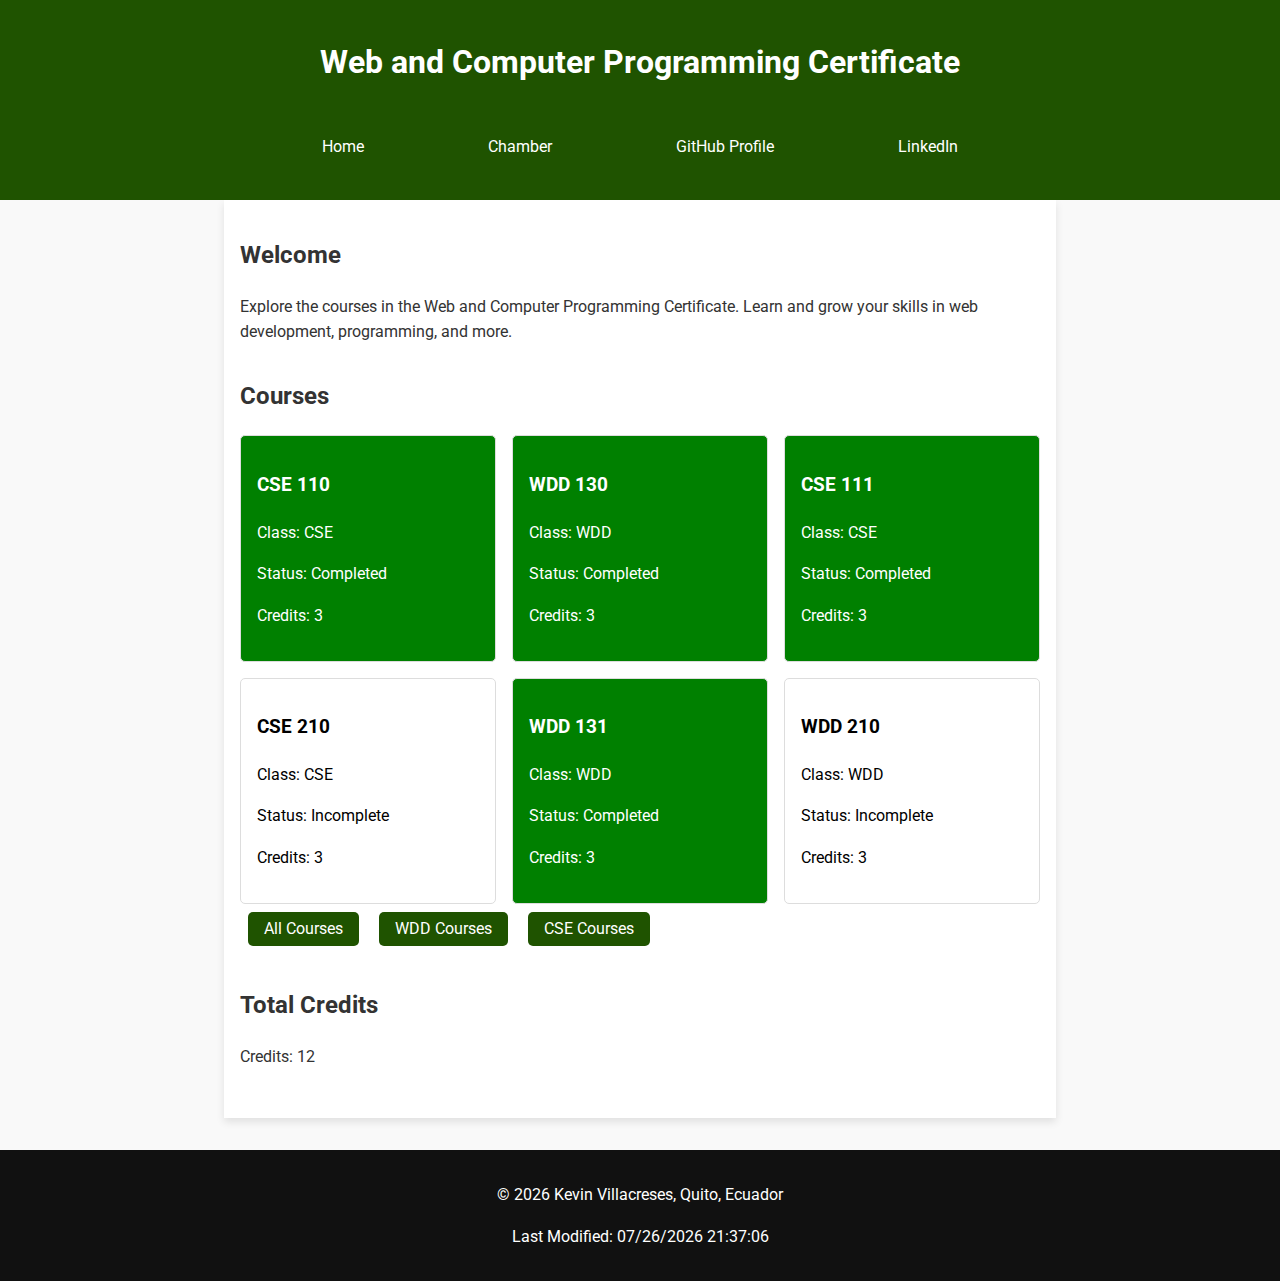
<file: index.html>
<!DOCTYPE html>
<html lang="en">
	<head>
		<meta charset="UTF-8">
		<meta name="viewport" content="width=device-width, initial-scale=1.0">
		<meta
			name="description"
			content="Course home page for Web and Computer Programming Certificate"
		>
		<meta name="author" content="Kevin Villacreses">
		<title>Course Home Page</title>
		<link rel="stylesheet" href="styles/normalize.css">
		<link rel="stylesheet" href="styles/styles.css">
		<link
			href="https://fonts.googleapis.com/css2?family=Roboto:wght@400;700&display=swap"
			rel="stylesheet">
		<script src="scripts/main.js" defer></script>
	</head>

	<body>
		<header>
			<h1>Web and Computer Programming Certificate</h1>
			<a id="menu" href="#"></a>
			<nav>
				<ul id="navigation" class="">
					<li><a href="index.html">Home</a></li>
					<li><a href="#">Chamber</a></li>
					<li>
						<a href="https://github.com/kevinvillajim" target="_blank"
							>GitHub Profile</a
						>
					</li>
					<li>
						<a
							href="https://www.linkedin.com/in/kevin-villacreses-1851a7157/"
							target="_blank"
							>LinkedIn</a
						>
					</li>
				</ul>
			</nav>
		</header>

		<main>
			<section id="intro">
				<h2>Welcome</h2>
				<p>
					Explore the courses in the Web and Computer Programming Certificate.
					Learn and grow your skills in web development, programming, and more.
				</p>
			</section>

			<section id="courses">
				<h2>Courses</h2>
				<div id="courseCards"></div>
				<div id="courseFilters">
					<button id="showAll">All Courses</button>
					<button id="showWDD">WDD Courses</button>
					<button id="showCSE">CSE Courses</button>
				</div>
			</section>

			<section id="credits">
				<h2>Total Credits</h2>
				<p id="totalCredits">Credits: <span id="creditCount"></span></p>
			</section>
		</main>

		<footer>
			<p>
				&copy; <span id="currentYear"></span> Kevin Villacreses, Quito, Ecuador
			</p>
			<p id="lastModified"></p>
		</footer>
	</body>
</html>
</file>
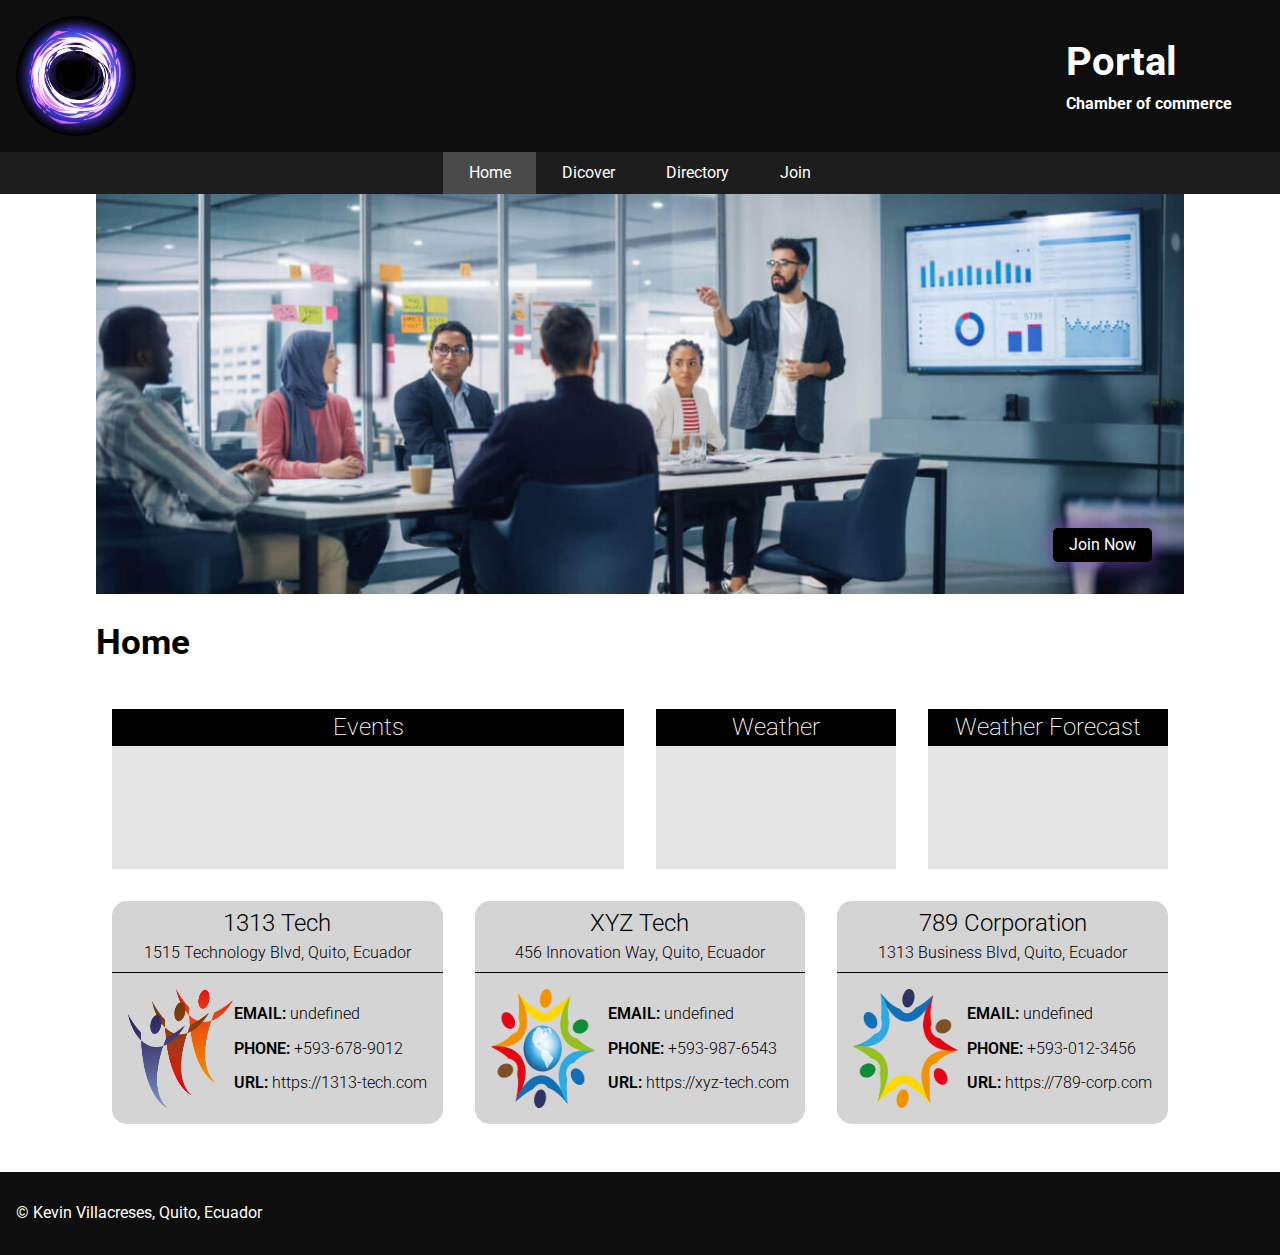
<file: chamber/index.html>
<!DOCTYPE html>
<html lang="en">
	<head>
		<meta charset="UTF-8">
		<meta name="viewport" content="width=device-width, initial-scale=1.0">
		<meta
			name="description"
			content="Welcome to the Chamber of Commerce site, promoting local businesses, community interests, and events in your town.">
		<meta name="author" content="Kevin Villacreses">
		<title>Home - Portal - Chamber of commerce</title>
		<link rel="stylesheet" href="styles/normalize.css">
		<link rel="stylesheet" href="styles/home.css">
		<link rel="stylesheet" href="styles/home-large.css">
		<link
			href="https://fonts.googleapis.com/css2?family=Roboto:wght@400;700&display=swap"
			rel="stylesheet">
		<link
			href="https://fonts.googleapis.com/css2?family=Material+Symbols+Outlined"
			rel="stylesheet">
		<link rel="icon" href="images/portal.ico">
		<meta property="og:title" content="Home - Chamber of Commerce - Quito">
		<meta property="og:type" content="website">
		<meta property="og:image" content="images/portal-logo.png">
		<meta
			property="og:url"
			content="https://kevinvillajim.github.io/wdd231/chamber">
		<script src="scripts/home.js" defer></script>
	</head>
	<body>
		<header>
			<img
				src="images/portal-logo.png"
				alt="Chamber of Commerce Logo"
				id="logo"
				width="120"
				height="120">
			<div class="chamberName">
				<h1 class="tradeMark">Portal</h1>
				<h2 class="sub">Chamber of commerce</h2>
			</div>
			<button id="menuToggle" aria-label="Toggle Menu"></button>
		</header>
		<nav>
			<ul id="navigation">
				<li class="currentMenuItem"><a href="index.html">Home</a></li>
				<li><a href="discover.html">Dicover</a></li>
				<li>
					<a href="directory.html">Directory</a>
				</li>
				<li><a href="join.html">Join</a></li>
			</ul>
		</nav>
		<main>
			<section id="hero">
				<div class="hero-btn">
					<a href="join.html" class="cta-button">Join Now</a>
				</div>
			</section>
			<h2 id="title-pg">Home</h2>
			<div class="cards1">
				<section id="events">
					<h2>Events</h2>
					<div id="event-list"></div>
				</section>

				<section id="weather">
					<h2>Weather</h2>
					<div id="weather-data"></div>
				</section>

				<section id="weather-forecast">
					<h2>Weather Forecast</h2>
					<div id="forecast-data"></div>
				</section>
			</div>

			<section id="spotlights">
				<div class="spotlight-container"></div>
			</section>
		</main>
		<footer>
			<p>
				&copy; <span id="currentYear"></span> Kevin Villacreses, Quito, Ecuador
			</p>
			<p id="lastModified"></p>
		</footer>
	</body>
</html>
</file>
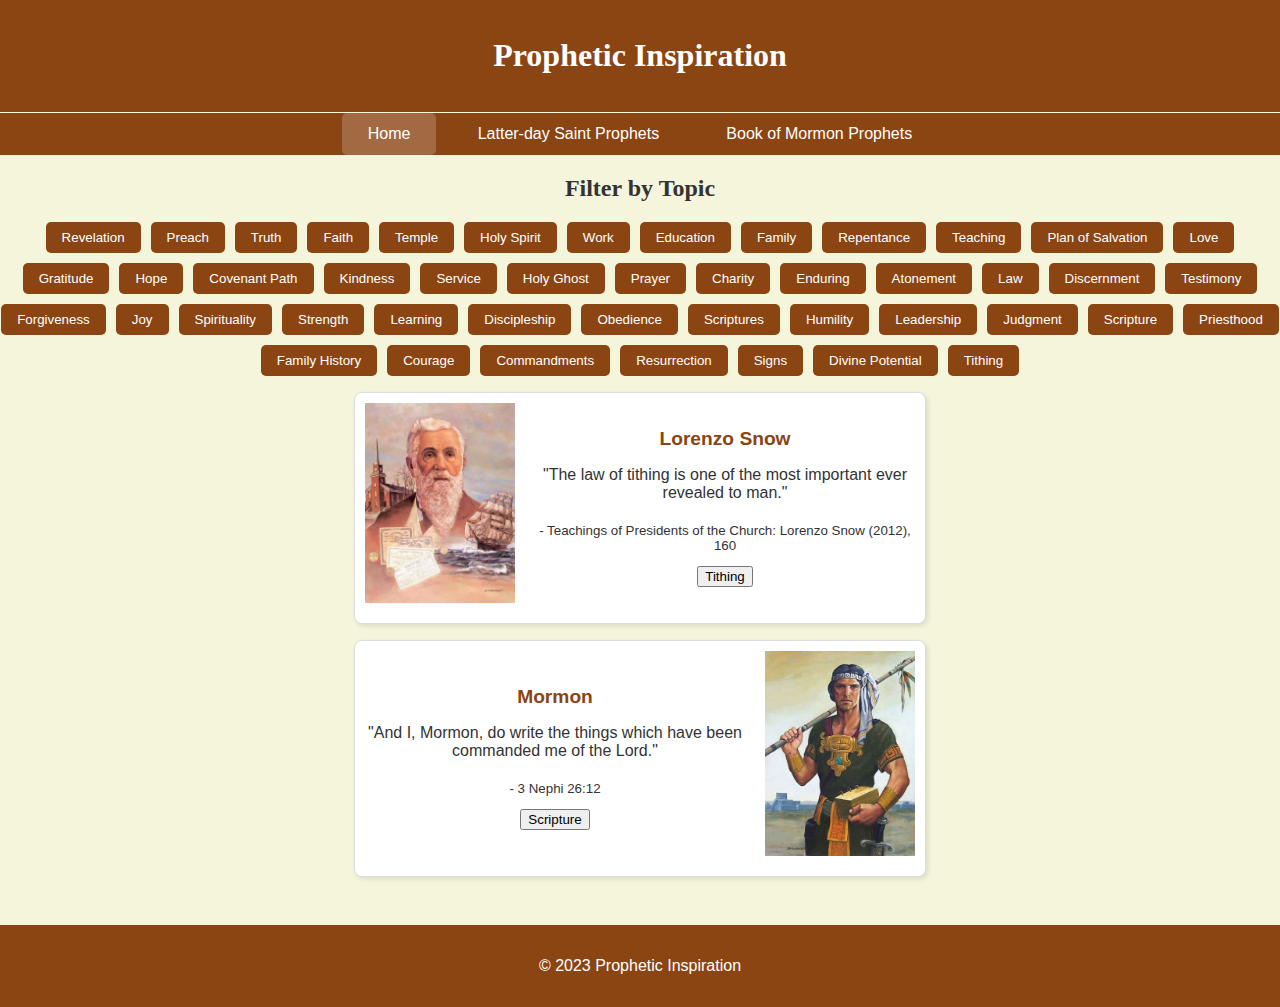
<file: project/index.html>
<!DOCTYPE html>
<html lang="en">
	<head>
		<meta charset="UTF-8">
		<meta name="viewport" content="width=device-width, initial-scale=1.0">
		<title>Prophetic Inspiration - Home</title>
		<link rel="stylesheet" href="styles/shared.css">
		<link rel="stylesheet" href="styles/shared-large.css">
		<link rel="stylesheet" href="styles/index.css">
	</head>
	<body>
		<header>
			<h1>Prophetic Inspiration</h1>
			<button id="menuToggle" aria-label="Toggle Menu"></button>
		</header>
		<nav>
			<ul id="navigation">
				<li class="currentMenuItem"><a href="index.html">Home</a></li>
				<li><a href="lds-prophets.html">Latter-day Saint Prophets</a></li>
				<li>
					<a href="book-of-mormon-prophets.html">Book of Mormon Prophets</a>
				</li>
			</ul>
		</nav>
		<main>
			<section id="topic-filters">
				<h2>Filter by Topic</h2>
				<div id="filter-buttons"></div>
			</section>
			<section id="featured-prophets">
				<div id="prophet-cards">
                </div>
			</section>

			<div id="quote-modal" class="modal">
				<div class="modal-content">
					<span class="close-button">&times;</span>
					<p id="modal-quote"></p>
					<p id="modal-source"></p>
				</div>
			</div>
		</main>
		<footer>
			<p>&copy; 2023 Prophetic Inspiration</p>
		</footer>
		<script type="module" src="scripts/script.js"></script>
		<script type="module" src="scripts/index.js"></script>
	</body>
</html>
</file>
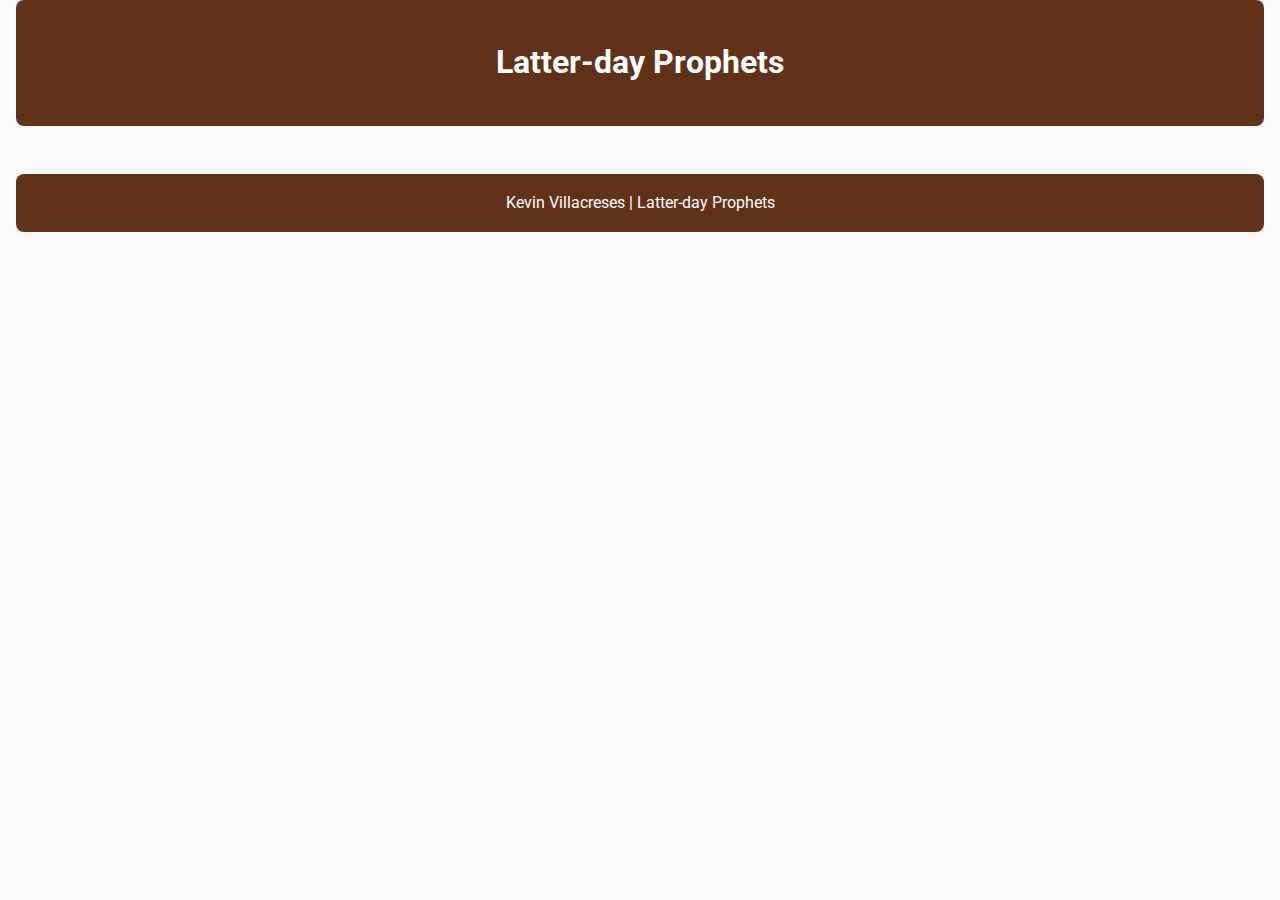
<file: prophets.html>
<!DOCTYPE html>
<html lang="en">
	<head>
		<meta charset="UTF-8">
		<meta name="viewport" content="width=device-width, initial-scale=1.0">
		<meta
			name="description"
			content="Prophets of the Church of Jesus Christ of Latter Day Saints">
		<meta name="author" content="Kevin Villacreses">
		<title>Prophets of the Church</title>
		<link rel="stylesheet" href="styles/normalize.css">
		<link rel="stylesheet" href="styles/prophets.css">
		<link
			href="https://fonts.googleapis.com/css2?family=Roboto:wght@400;700&display=swap"
			rel="stylesheet"
		>
		<script src="scripts/prophets.js" defer></script>
	</head>
	<body>
		<header>
			<h1>Latter-day Prophets</h1>
		</header>
		<main>
            <section id="cards"></section>
        </main>
		<footer>
            Kevin Villacreses | Latter-day Prophets
        </footer>
	</body>
</html>
</file>
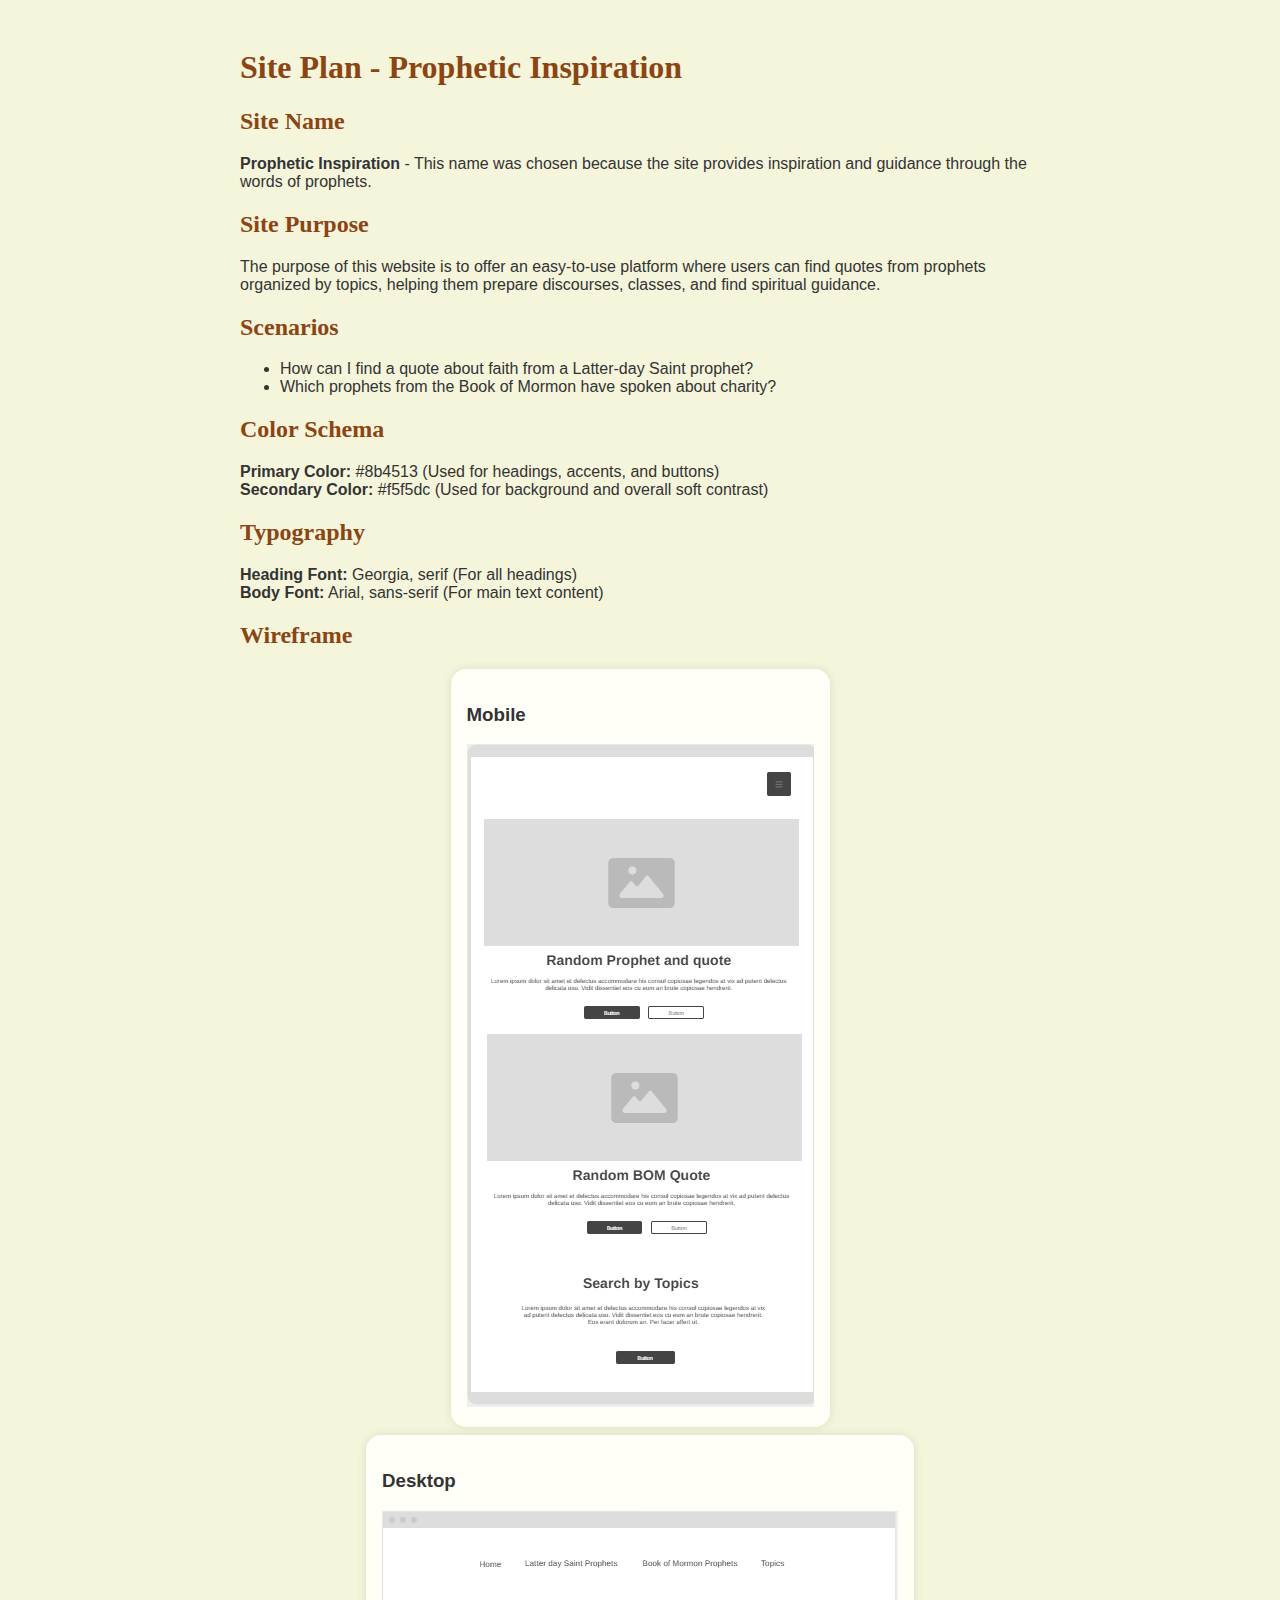
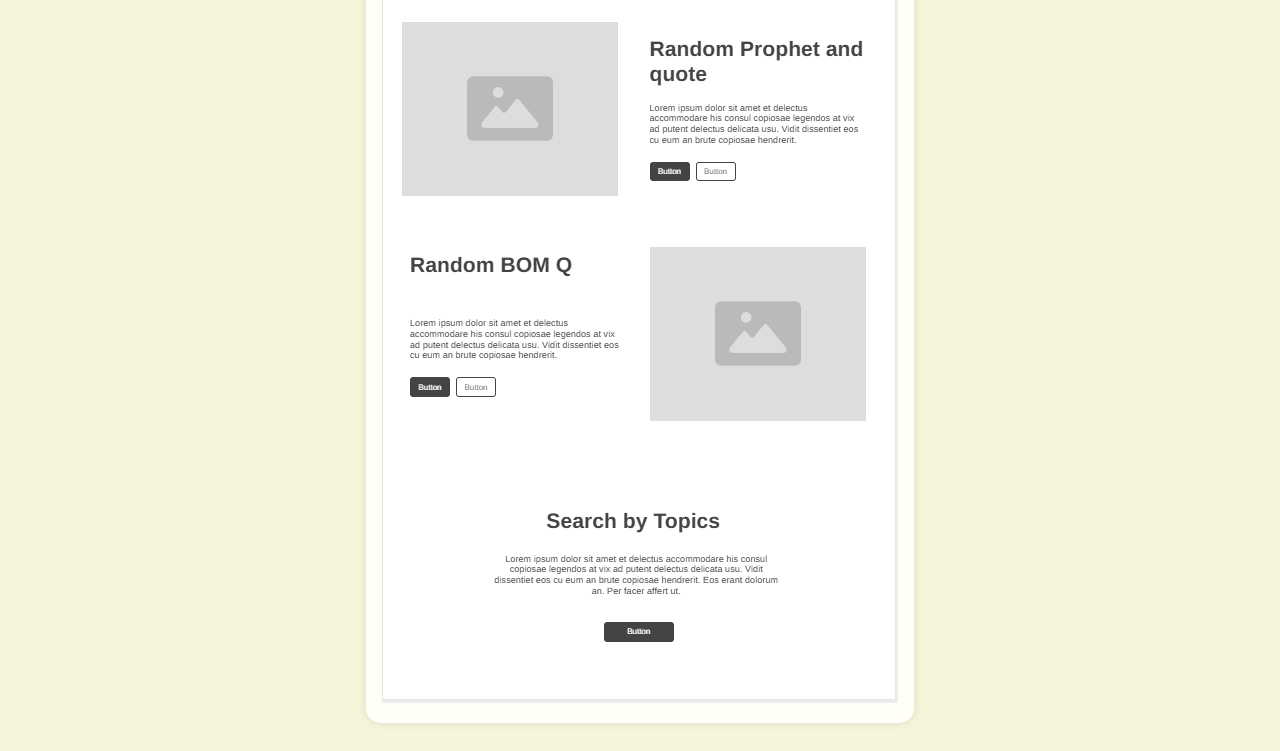
<file: sitePlan.html>
<!DOCTYPE html>
<html lang="en">
	<head>
		<meta charset="UTF-8" />
		<meta name="viewport" content="width=device-width, initial-scale=1.0" />
		<title>Site Plan - Prophetic Inspiration</title>
		<link rel="stylesheet" href="styles/site-plan.css" />
	</head>
	<body>
		<div class="container">
			<h1>Site Plan - Prophetic Inspiration</h1>

			<h2>Site Name</h2>
			<p>
				<strong>Prophetic Inspiration</strong> - This name was chosen because
				the site provides inspiration and guidance through the words of
				prophets.
			</p>

			<h2>Site Purpose</h2>
			<p>
				The purpose of this website is to offer an easy-to-use platform where
				users can find quotes from prophets organized by topics, helping them
				prepare discourses, classes, and find spiritual guidance.
			</p>

			<h2>Scenarios</h2>
			<ul>
				<li>
					How can I find a quote about faith from a Latter-day Saint prophet?
				</li>
				<li>
					Which prophets from the Book of Mormon have spoken about charity?
				</li>
			</ul>

			<h2>Color Schema</h2>
			<p>
				<strong>Primary Color:</strong> #8b4513 (Used for headings, accents, and
				buttons)<br />
				<strong>Secondary Color:</strong> #f5f5dc (Used for background and
				overall soft contrast)
			</p>

			<h2>Typography</h2>
			<p>
				<strong>Heading Font:</strong> Georgia, serif (For all headings)<br />
				<strong>Body Font:</strong> Arial, sans-serif (For main text content)
			</p>
			<h2>Wireframe</h2>
			<section id="cards">
				<div class="card">
					<h3>Mobile</h3>
					<img src="images/mobile.png" />
				</div>
				<div class="card">
					<h3>Desktop</h3>
					<img src="images/desktop.png" />
				</div>
			</section>
		</div>
	</body>
</html>
</file>
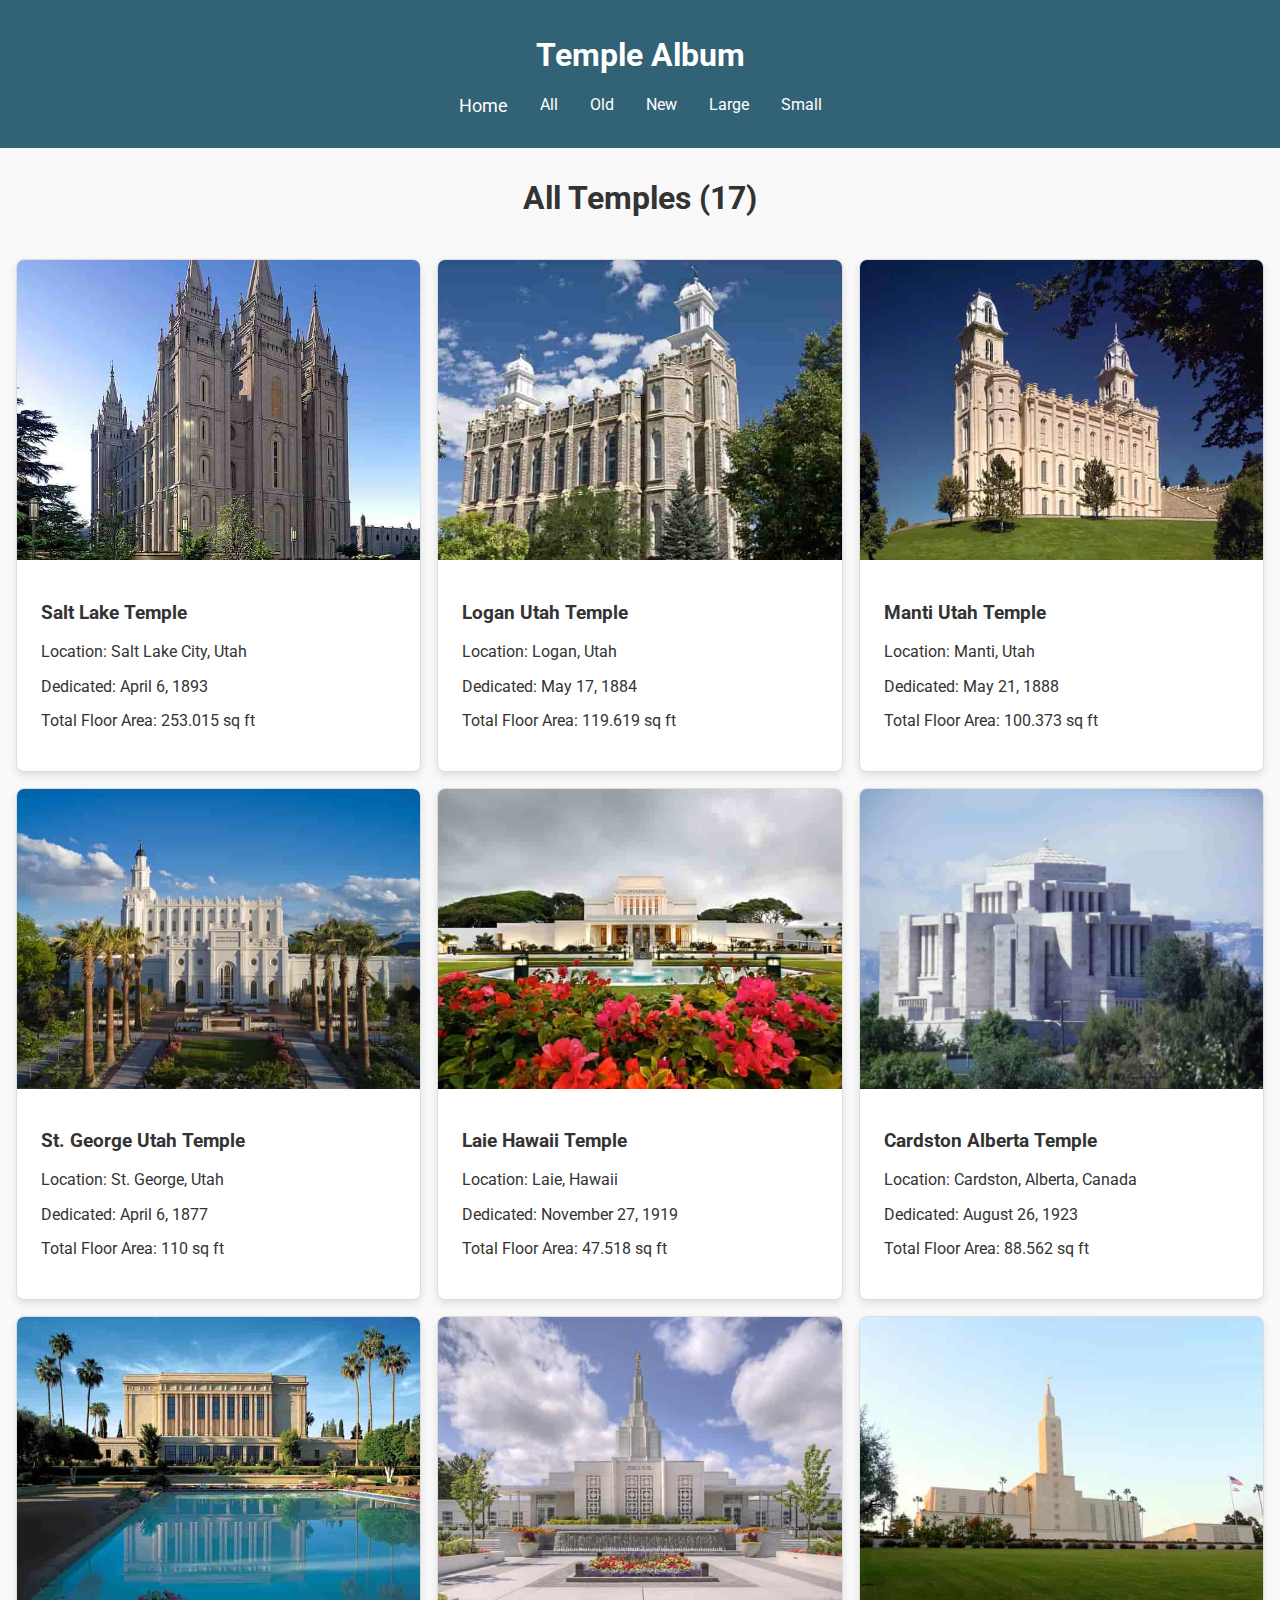
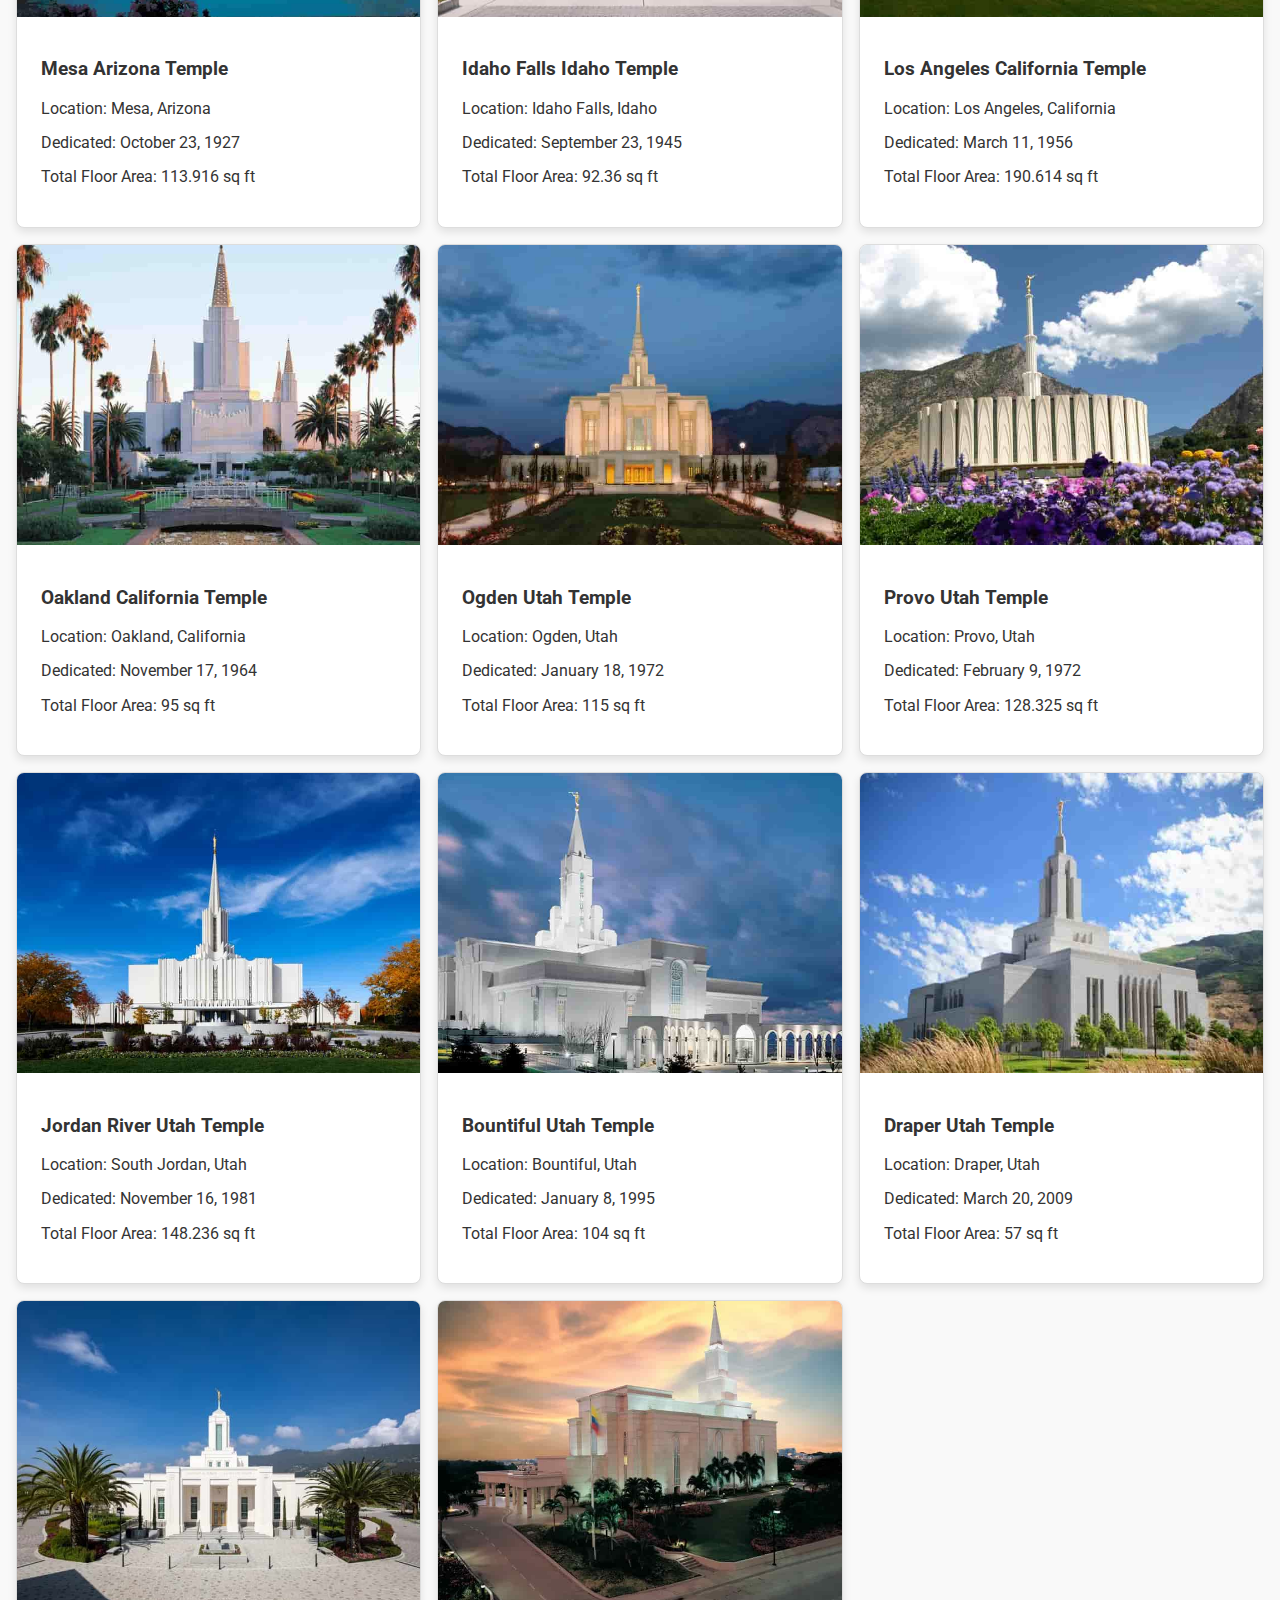
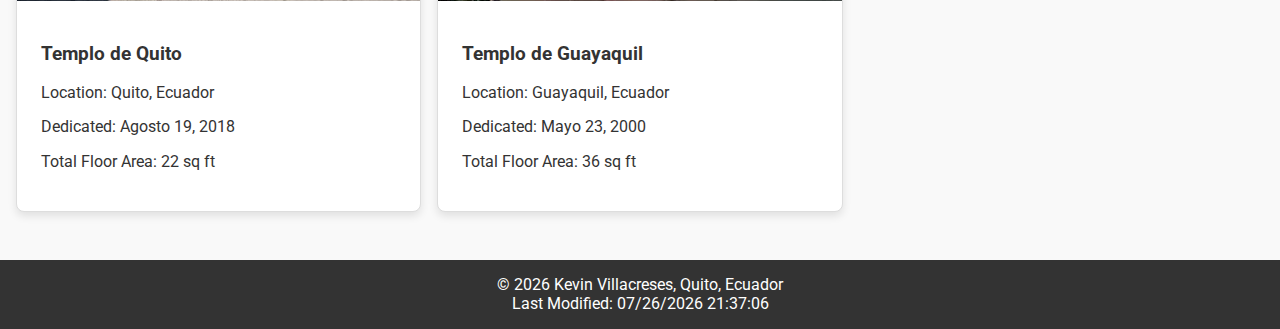
<file: temples.html>
<!DOCTYPE html>
<html lang="en">
	<head>
		<meta charset="UTF-8">
		<meta name="viewport" content="width=device-width, initial-scale=1.0">
		<meta
			name="description"
			content="Temples of the world of the Church of Jesus Christ of Latter Day Saints">
		<meta name="author" content="Kevin Villacreses">
		<title>Temples of the Church</title>
		<link rel="stylesheet" href="styles/normalize.css">
		<link rel="stylesheet" href="styles/temples.css">
		<link rel="stylesheet" href="styles/temples-large.css">
		<link
			href="https://fonts.googleapis.com/css2?family=Roboto:wght@400;700&display=swap"
			rel="stylesheet"
		>
		<script src="scripts/temples.js" defer></script>
	</head>
	<body>
		<header>
			<h1>Temple Album</h1>
			<button id="menuToggle" aria-label="Toggle Menu">&#9776;</button>
			<nav>
				<ul id="navigation">
					<li><a href="#">Home</a></li>
                    <li id="all">All</li>
					<li id="old">Old</li>
					<li id="new">New</li>
					<li id="large">Large</li>
					<li id="small">Small</li>
				</ul>
			</nav>
		</header>
		<main>
            <h2 id="title"></h2>
            <section id="templeCards"></section>
        </main>
		<footer>
            <p>
				&copy; <span id="currentYear"></span> Kevin Villacreses, Quito, Ecuador
			</p>
			<p id="lastModified"></p>
        </footer>
	</body>
</html>
</file>
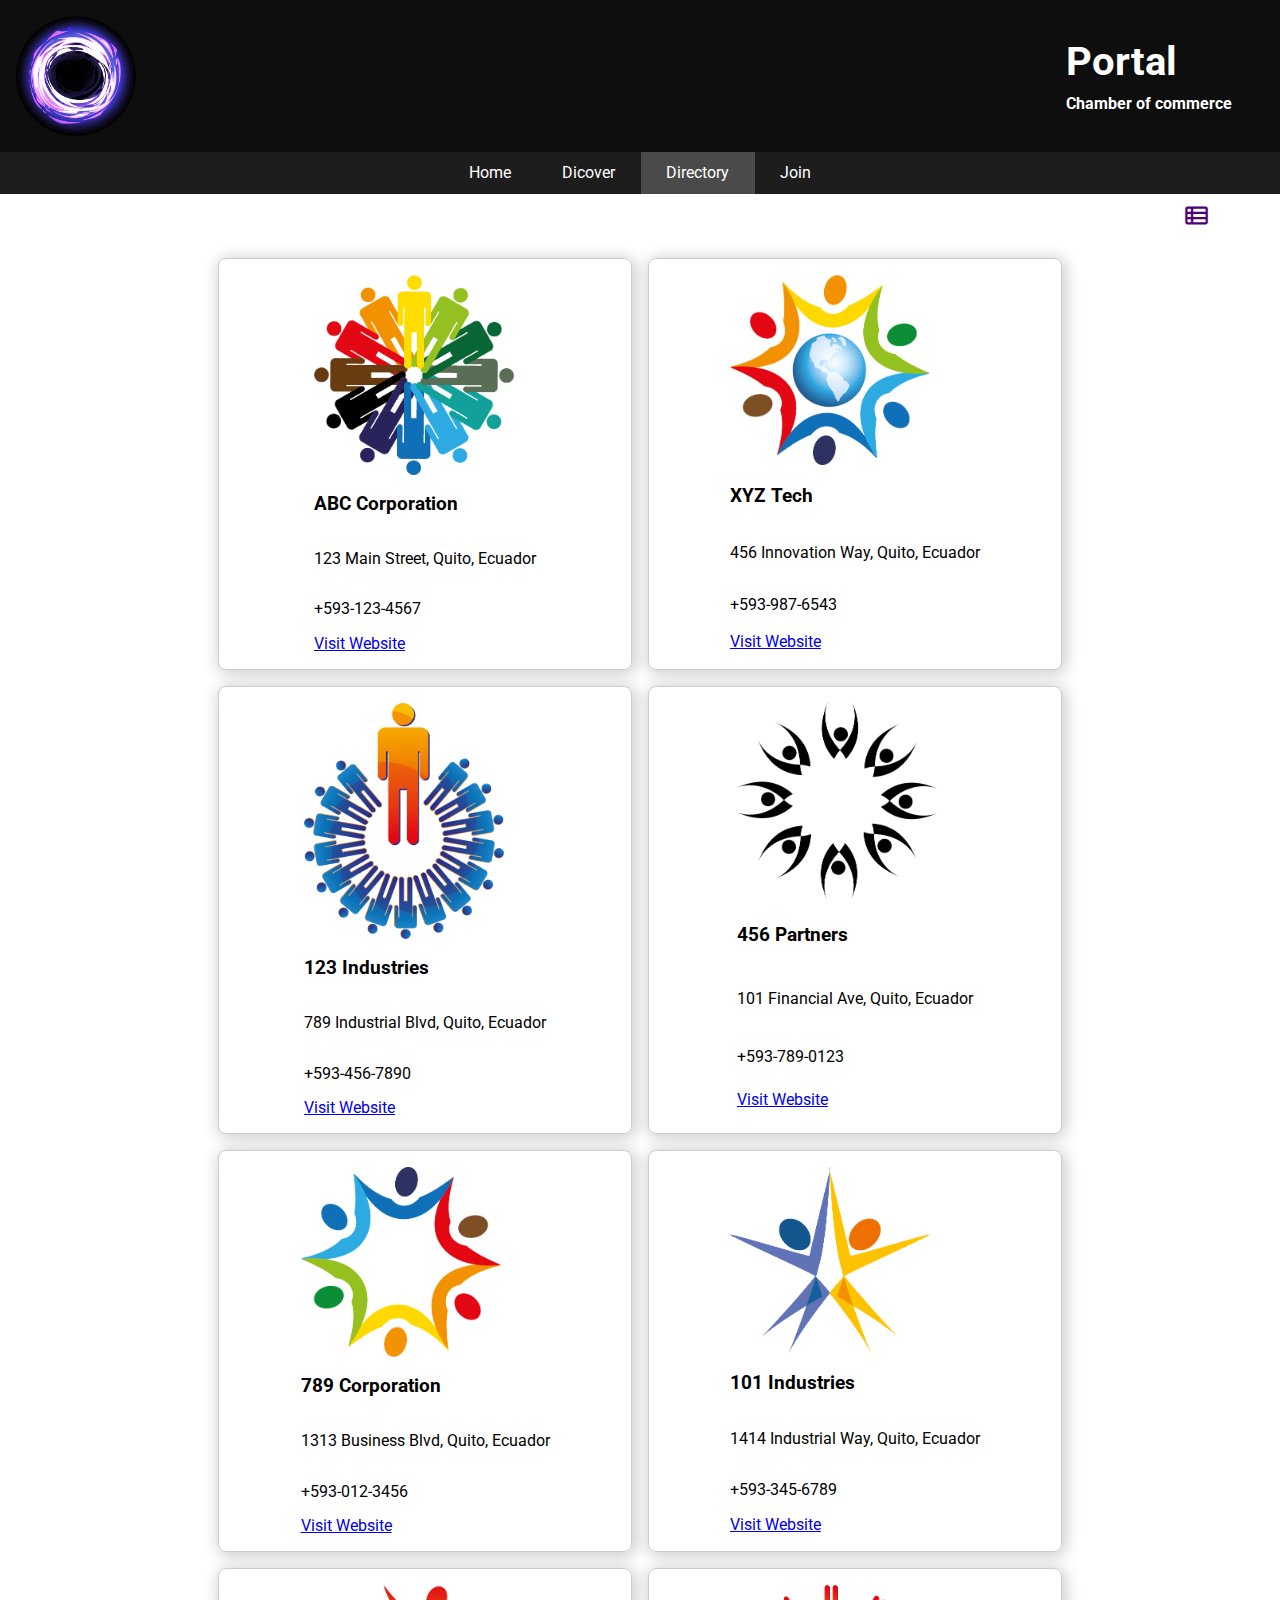
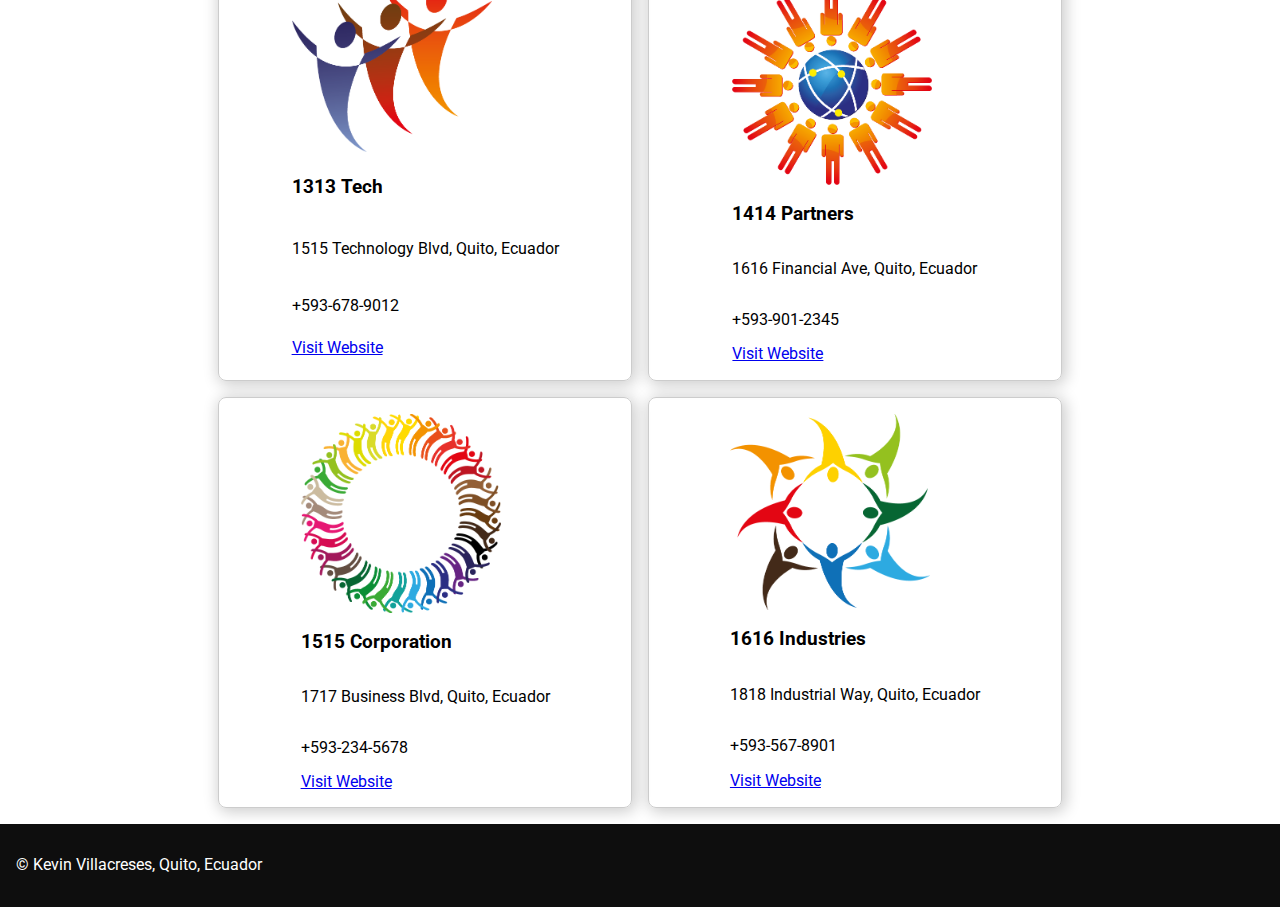
<file: chamber/directory.html>
<!DOCTYPE html>
<html lang="en">

<head>
	<meta charset="UTF-8" />
	<meta name="viewport" content="width=device-width, initial-scale=1.0" />
	<meta name="description"
		content="Welcome to the Chamber of Commerce site, promoting local businesses, community interests, and events in your town." />
	<meta name="author" content="Kevin Villacreses" />
	<title>Directory - Portal - Chamber of commerce</title>
	<link rel="stylesheet" href="styles/normalize.css" />
	<link rel="stylesheet" href="styles/directory.css" />
	<link rel="stylesheet" href="styles/directory-large.css" />
	<link href="https://fonts.googleapis.com/css2?family=Roboto:wght@400;700&display=swap" rel="stylesheet" />
	<link href="https://fonts.googleapis.com/css2?family=Material+Symbols+Outlined" rel="stylesheet" />
	<link rel="icon" href="images/portal.ico" />
	<meta property="og:title" content="Chamber of Commerce - Quito" />
	<meta property="og:type" content="website" />
	<meta property="og:image" content="images/portal-logo.png" />
	<meta property="og:url" content="https://kevinvillajim.github.io/wdd231/chamber/directory.html" />
	<script src="scripts/directory.js" defer></script>
</head>

<body>
	<header>
		<img src="images/portal-logo.png" alt="Chamber of Commerce Logo" id="logo" width="120" height="120" />
		<div class="chamberName">
			<h1 class="tradeMark">Portal</h1>
			<h2 class="sub">Chamber of commerce</h2>
		</div>
		<button id="menuToggle" aria-label="Toggle Menu"></button>
	</header>
	<nav>
		<ul id="navigation">
			<li><a href="index.html">Home</a></li>
			<li><a href="discover.html">Dicover</a></li>
			<li class="currentMenuItem">
				<a href="directory.html">Directory</a>
			</li>
			<li><a href="join.html">Join</a></li>
		</ul>
	</nav>
	<main>
		<button id="filterToggle" aria-label="Toggle Filter">
			<span id="toggleIcon" class="material-symbols-outlined">view_list</span>
		</button>
		<section id="directoryCards"></section>
	</main>
	<footer>
		<p>
			&copy; <span id="currentYear"></span> Kevin Villacreses, Quito, Ecuador
		</p>
		<p id="lastModified"></p>
	</footer>
</body>

</html>
</file>
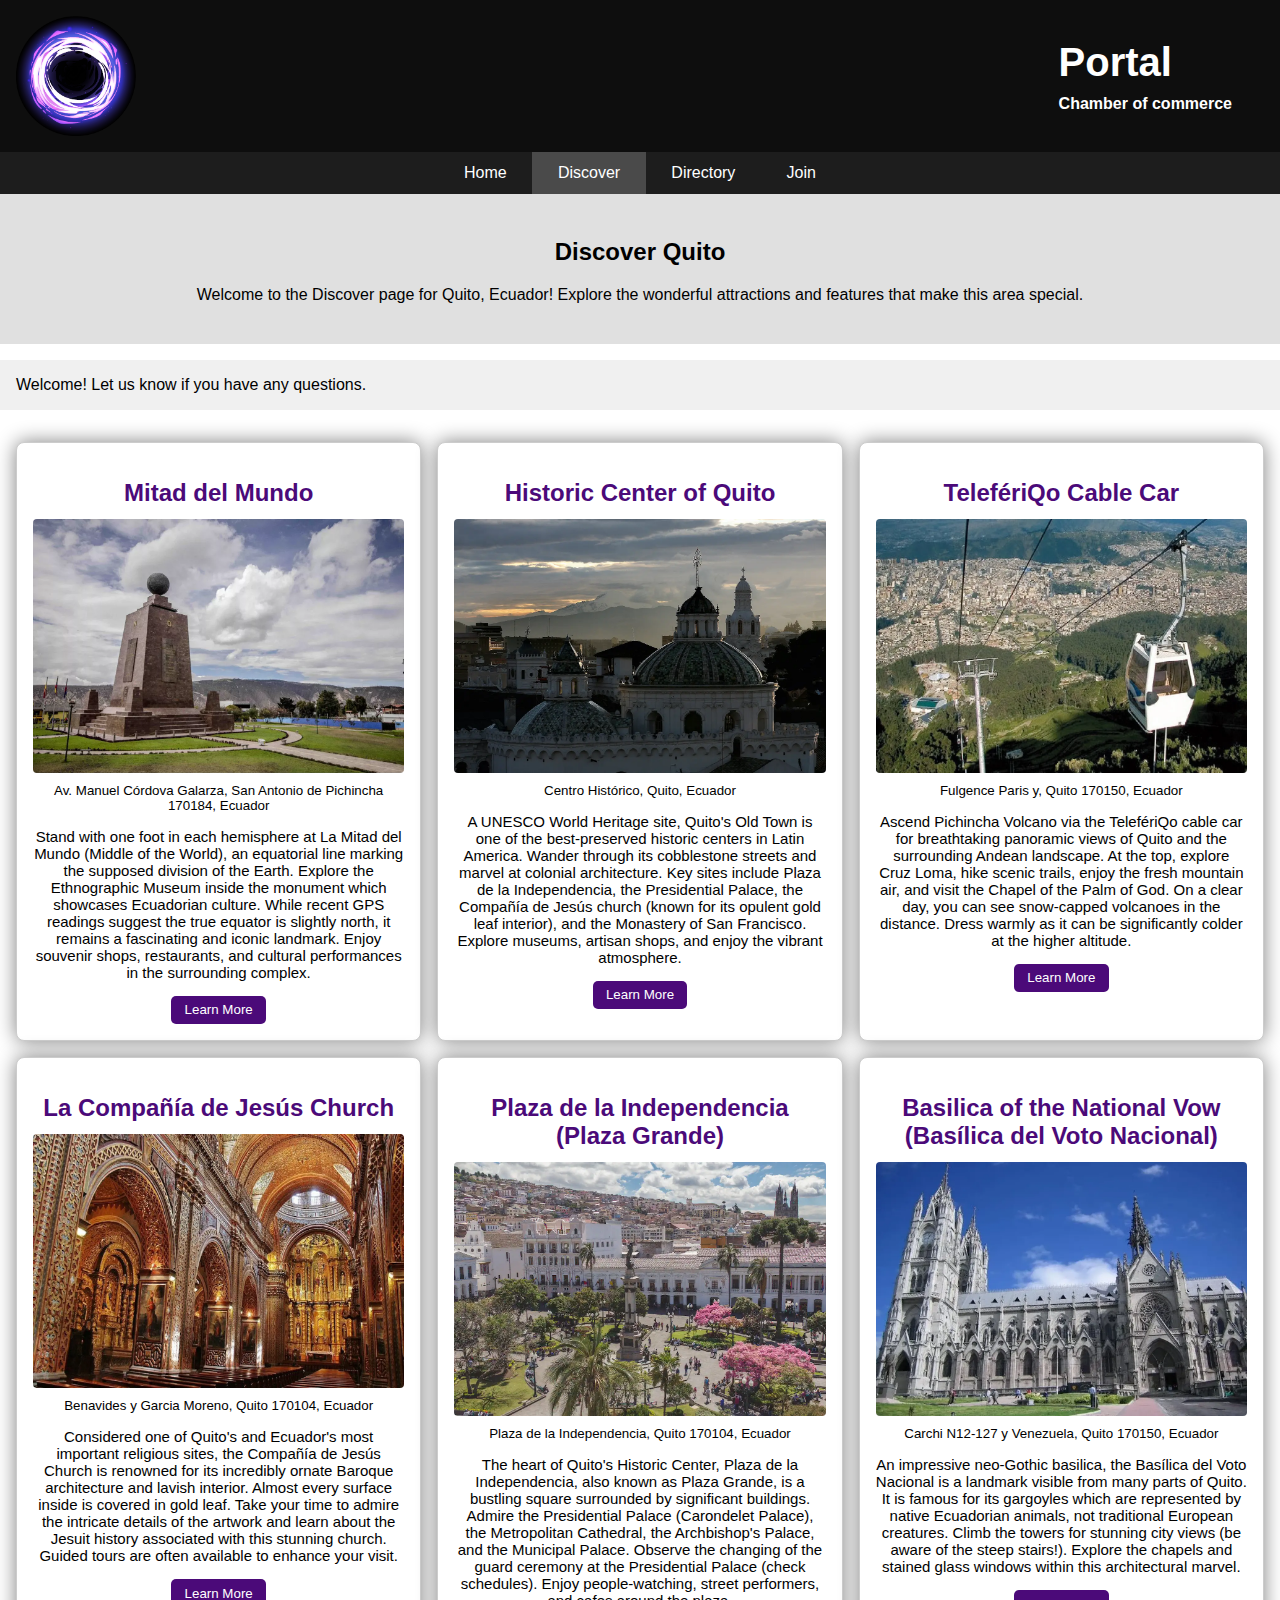
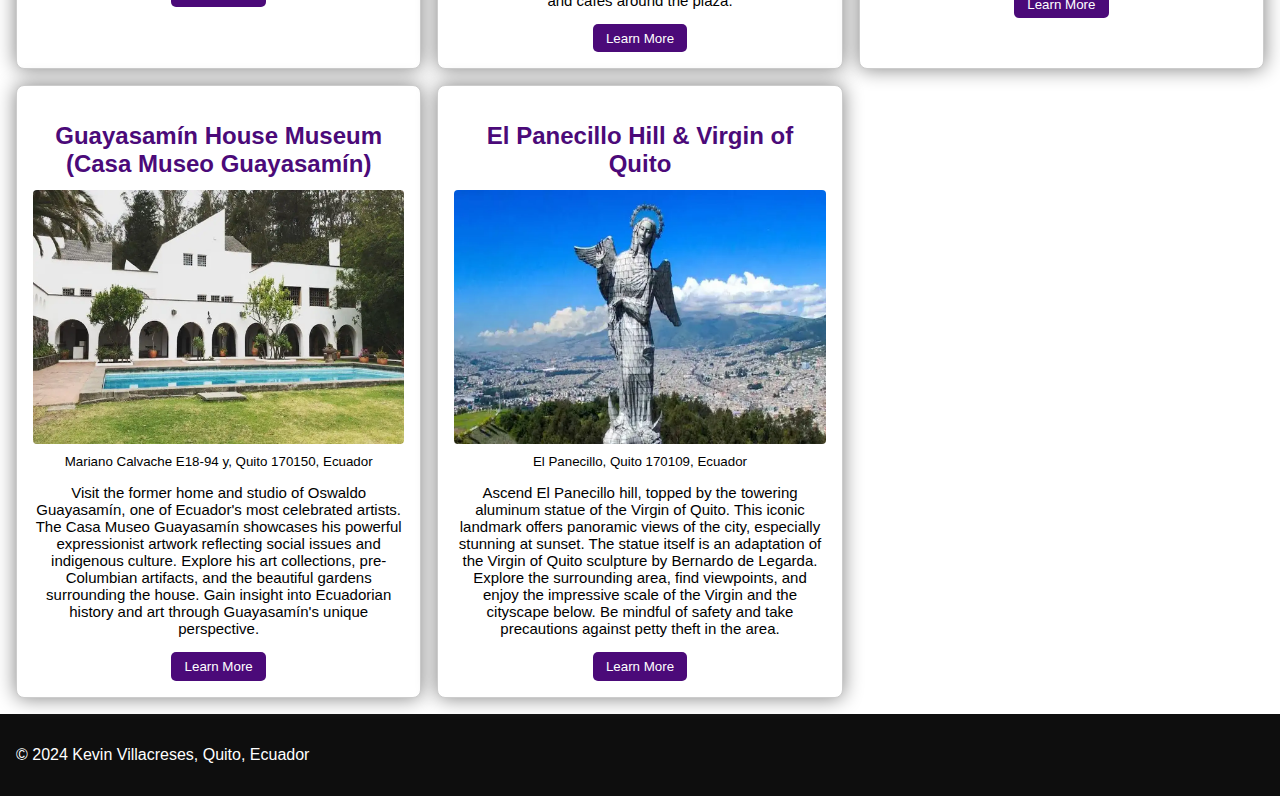
<file: chamber/discover.html>
<!DOCTYPE html>
<html lang="en">

<head>
	<meta charset="UTF-8" />
	<meta name="viewport" content="width=device-width, initial-scale=1.0" />
	<title>Discover Our Chamber</title>
	<link rel="stylesheet" href="styles/discover.css" />
	<link rel="stylesheet" href="styles/discover-medium.css" />
	<link rel="stylesheet" href="styles/discover-large.css" />

	<script defer src="scripts/discover.js"></script>
</head>

<body>
	<header>
		<img src="images/portal-logo.png" alt="Chamber of Commerce Logo" id="logo" width="120" height="120" />
		<div class="chamberName">
			<h1 class="tradeMark">Portal</h1>
			<h2 class="sub">Chamber of commerce</h2>
		</div>
		<button id="menuToggle" aria-label="Toggle Menu"></button>
	</header>
	<nav>
		<ul id="navigation">
			<li><a href="index.html">Home</a></li>
			<li class="currentMenuItem"><a href="discover.html">Discover</a></li>
			<li>
				<a href="directory.html">Directory</a>
			</li>
			<li><a href="join.html">Join</a></li>
		</ul>
	</nav>
	<main id="discover-grid">
		<section class="hero">
			<h2>Discover Quito</h2>
			<p>
				Welcome to the Discover page for Quito, Ecuador!
				Explore the wonderful attractions and features that make this area
				special.
			</p>
		</section>

		<aside class="sidebar">
			<div id="visit-message"></div>
		</aside>

		<section class="card-gallery"></section>
	</main>
	<footer>
		<p>&copy; 2024 Kevin Villacreses, Quito, Ecuador</p>
	</footer>
</body>

</html>
</file>
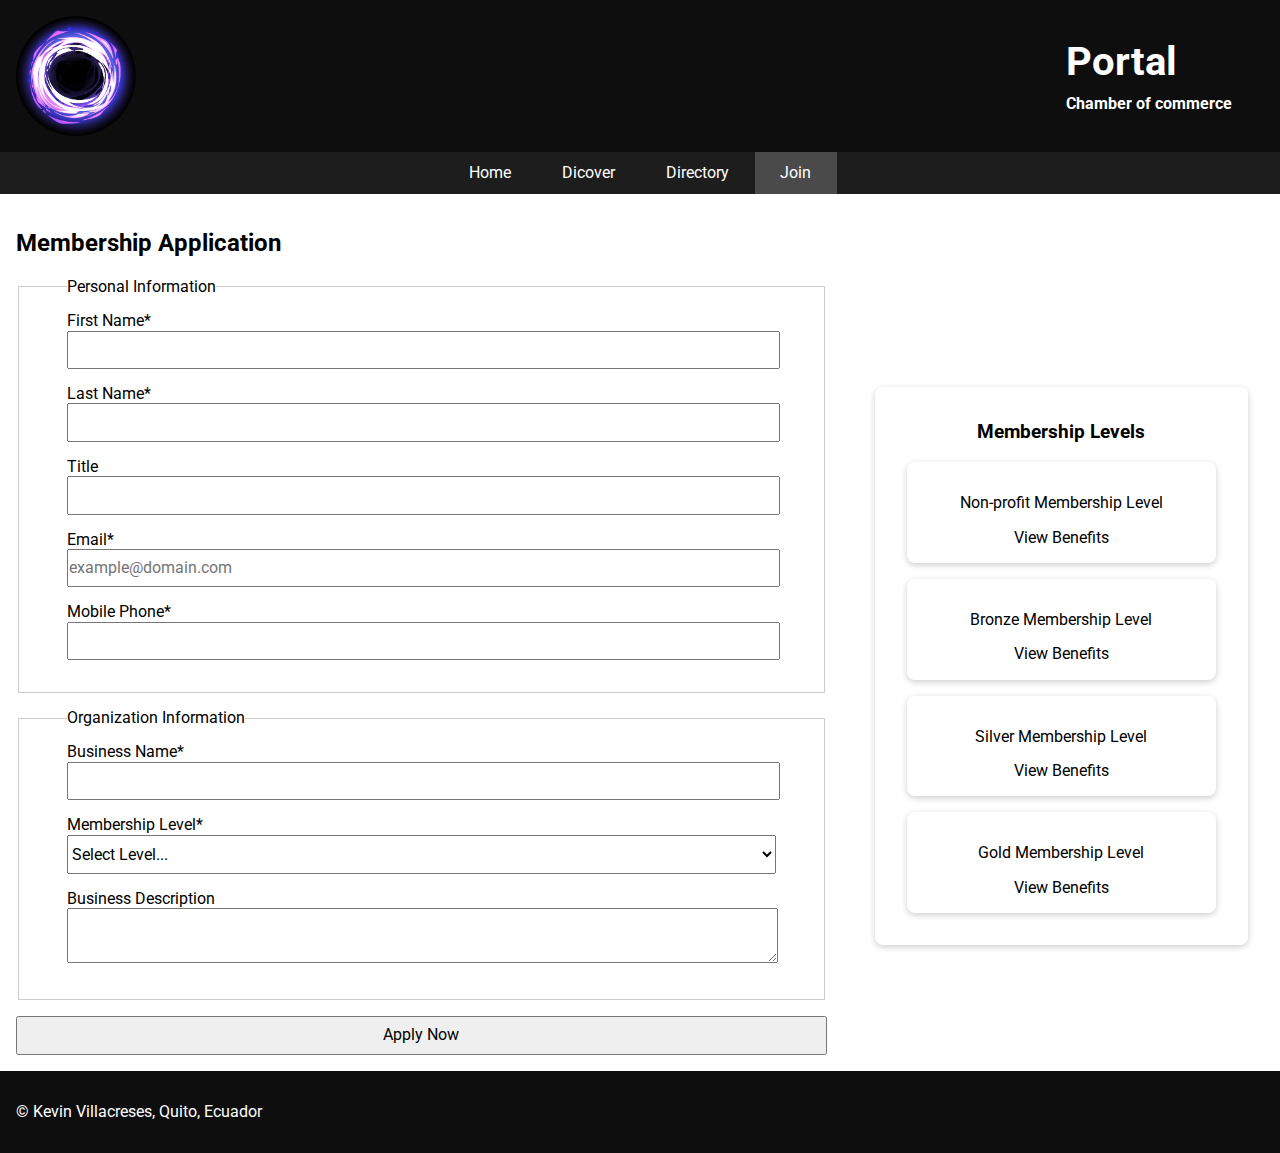
<file: chamber/join.html>
<!DOCTYPE html>
<html lang="en">
	<head>
		<meta charset="UTF-8" />
		<meta name="viewport" content="width=device-width, initial-scale=1.0" />
		<meta
			name="description"
			content="Welcome to the Chamber of Commerce site, promoting local businesses, community interests, and events in your town."
		/>
		<meta name="author" content="Kevin Villacreses" />
		<title>Join - Portal - Chamber of commerce</title>
		<link rel="stylesheet" href="styles/normalize.css" />
		<link rel="stylesheet" href="styles/join.css" />
		<link rel="stylesheet" href="styles/join-large.css" />
		<link
			href="https://fonts.googleapis.com/css2?family=Roboto:wght@400;700&display=swap"
			rel="stylesheet"
		/>
		<link
			href="https://fonts.googleapis.com/css2?family=Material+Symbols+Outlined"
			rel="stylesheet"
		/>
		<link rel="icon" href="images/portal.ico" />
		<meta property="og:title" content="Chamber of Commerce - Quito" />
		<meta property="og:type" content="website" />
		<meta property="og:image" content="images/portal-logo.png" />
		<meta
			property="og:url"
			content="https://kevinvillajim.github.io/wdd231/chamber/directory.html"
		/>
		<script src="scripts/join.js" defer></script>
	</head>
	<body>
		<header>
			<img
				src="images/portal-logo.png"
				alt="Chamber of Commerce Logo"
				id="logo"
				width="120"
				height="120"
			/>
			<div class="chamberName">
				<h1 class="tradeMark">Portal</h1>
				<h2 class="sub">Chamber of commerce</h2>
			</div>
			<button id="menuToggle" aria-label="Toggle Menu"></button>
		</header>
		<ul id="navigation">
			<li><a href="index.html">Home</a></li>
			<li><a href="discover.html">Dicover</a></li>
			<li>
				<a href="directory.html">Directory</a>
			</li>
			<li class="currentMenuItem"><a href="join.html">Join</a></li>
		</ul>
		<main class="join-main">
			<h2>Membership Application</h2>
			<div class="form-container">
				<form id="joinForm" method="get" action="thankyou.html">
					<fieldset>
						<legend>Personal Information</legend>
						<label
							>First Name*
							<input
								type="text"
								name="firstName"
								required
								autocomplete="given-name"
								title="First Name"
							/>
						</label>

						<label
							>Last Name*
							<input
								type="text"
								name="lastName"
								required
								autocomplete="family-name"
								title="Last Name"
							/>
						</label>

						<label
							>Title
							<input
								type="text"
								name="title"
								autocomplete="organization-title"
								title="Organization Title"
								pattern="[A-Za-z -]{7,}"
							/>
						</label>

						<label
							>Email*
							<input
								type="email"
								name="email"
								required
								autocomplete="email"
								placeholder="example@domain.com"
								title="Email Address"
							/>
						</label>

						<label
							>Mobile Phone*
							<input
								type="tel"
								name="phone"
								required
								autocomplete="tel"
								title="Phone Number"
							/>
						</label>
					</fieldset>

					<fieldset>
						<legend>Organization Information</legend>

						<label
							>Business Name*
							<input
								type="text"
								name="business"
								required
								autocomplete="organization"
								title="Business Name"
							/>
						</label>

						<label
							>Membership Level*
							<select name="membership" required>
								<option value="">Select Level...</option>
								<option value="np">NP Membership (Non-profit)</option>
								<option value="bronze">Bronze Membership</option>
								<option value="silver">Silver Membership</option>
								<option value="gold">Gold Membership</option>
							</select>
						</label>

						<label
							>Business Description
							<textarea
								name="description"
								title="Business Description"
							></textarea>
						</label>
					</fieldset>

					<input type="hidden" id="timestamp" name="timestamp" />
					<input type="submit" value="Apply Now" />
				</form>

				<div class="membership-cards">
					<!-- Membership cards will be here -->
					<div class="card np animate-card">
						<h3>Membership Levels</h3>
						<div class="card">
							<p>Non-profit Membership Level</p>
							<a id="free" class="modal-link">View Benefits</a>
						</div>
						<div class="card">
							<p>Bronze Membership Level</p>
							<a id="bronze" class="modal-link">View Benefits</a>
						</div>
						<div class="card">
							<p>Silver Membership Level</p>
							<a id="silver" class="modal-link">View Benefits</a>
						</div>
						<div class="card">
							<p>Gold Membership Level</p>
							<a id="gold" class="modal-link">View Benefits</a>
						</div>
					</div>
					<!-- Repeat similar cards for Bronze, Silver, Gold -->
				</div>
			</div>

			<dialog id="free-modal" class="membership-modal">
				<div class="modal-header">
					<h3>Non-Profit (NP) Membership Benefits</h3>
					<button class="close-modal">✖</button>
				</div>
				<div class="modal-content">
					<ul class="ul-info">
						<li>✅ Access to networking events with local businesses</li>
						<li>📌 Listing in the Chamber of Commerce directory</li>
						<li>🎯 Free advertising opportunities on the chamber's website</li>
						<li>📚 Access to educational workshops and seminars</li>
						<li>💰 Discounted rates for chamber-hosted events</li>
					</ul>
				</div>
			</dialog>

			<dialog id="bronze-modal" class="membership-modal">
				<div class="modal-header">
					<h3>Bronze Membership Benefits</h3>
					<button class="close-modal">✖</button>
				</div>
				<div class="modal-content">
					<ul class="ul-info">
						<li>🎖 All Non-Profit Membership benefits</li>
						<li>📢 Social media promotions for your business</li>
						<li>📌 Featured spot in the business directory</li>
						<li>📰 Exclusive member-only newsletter</li>
						<li>🥐 Invitation to business networking breakfasts</li>
					</ul>
				</div>
			</dialog>

			<dialog id="silver-modal" class="membership-modal">
				<div class="modal-header">
					<h3>Silver Membership Benefits</h3>
					<button class="close-modal">✖</button>
				</div>
				<div class="modal-content">
					<ul class="ul-info">
						<li>🏅 All Bronze Membership benefits</li>
						<li>📌 Priority placement in the online business directory</li>
						<li>
							📲 1 sponsored post per quarter on the chamber’s social media
						</li>
						<li>💼 Discounts on event sponsorship opportunities</li>
						<li>📖 Access to member-exclusive leadership training programs</li>
					</ul>
				</div>
			</dialog>

			<dialog id="gold-modal" class="membership-modal">
				<div class="modal-header">
					<h3>Gold Membership Benefits</h3>
					<button class="close-modal">✖</button>
				</div>
				<div class="modal-content">
					<ul class="ul-info">
						<li>🏆 All Silver Membership benefits</li>
						<li>⭐ Premium placement on the chamber's homepage</li>
						<li>📲 2 sponsored posts per quarter on social media</li>
						<li>🤝 Exclusive invitations to high-level networking events</li>
						<li>
							📣 Recognition as a top-tier supporter in chamber publications
						</li>
						<li>🧑‍💼 Dedicated business consultation with industry experts</li>
					</ul>
				</div>
			</dialog>
		</main>
		<footer>
			<p>
				&copy; <span id="currentYear"></span> Kevin Villacreses, Quito, Ecuador
			</p>
			<p id="lastModified"></p>
		</footer>
	</body>
</html>
</file>
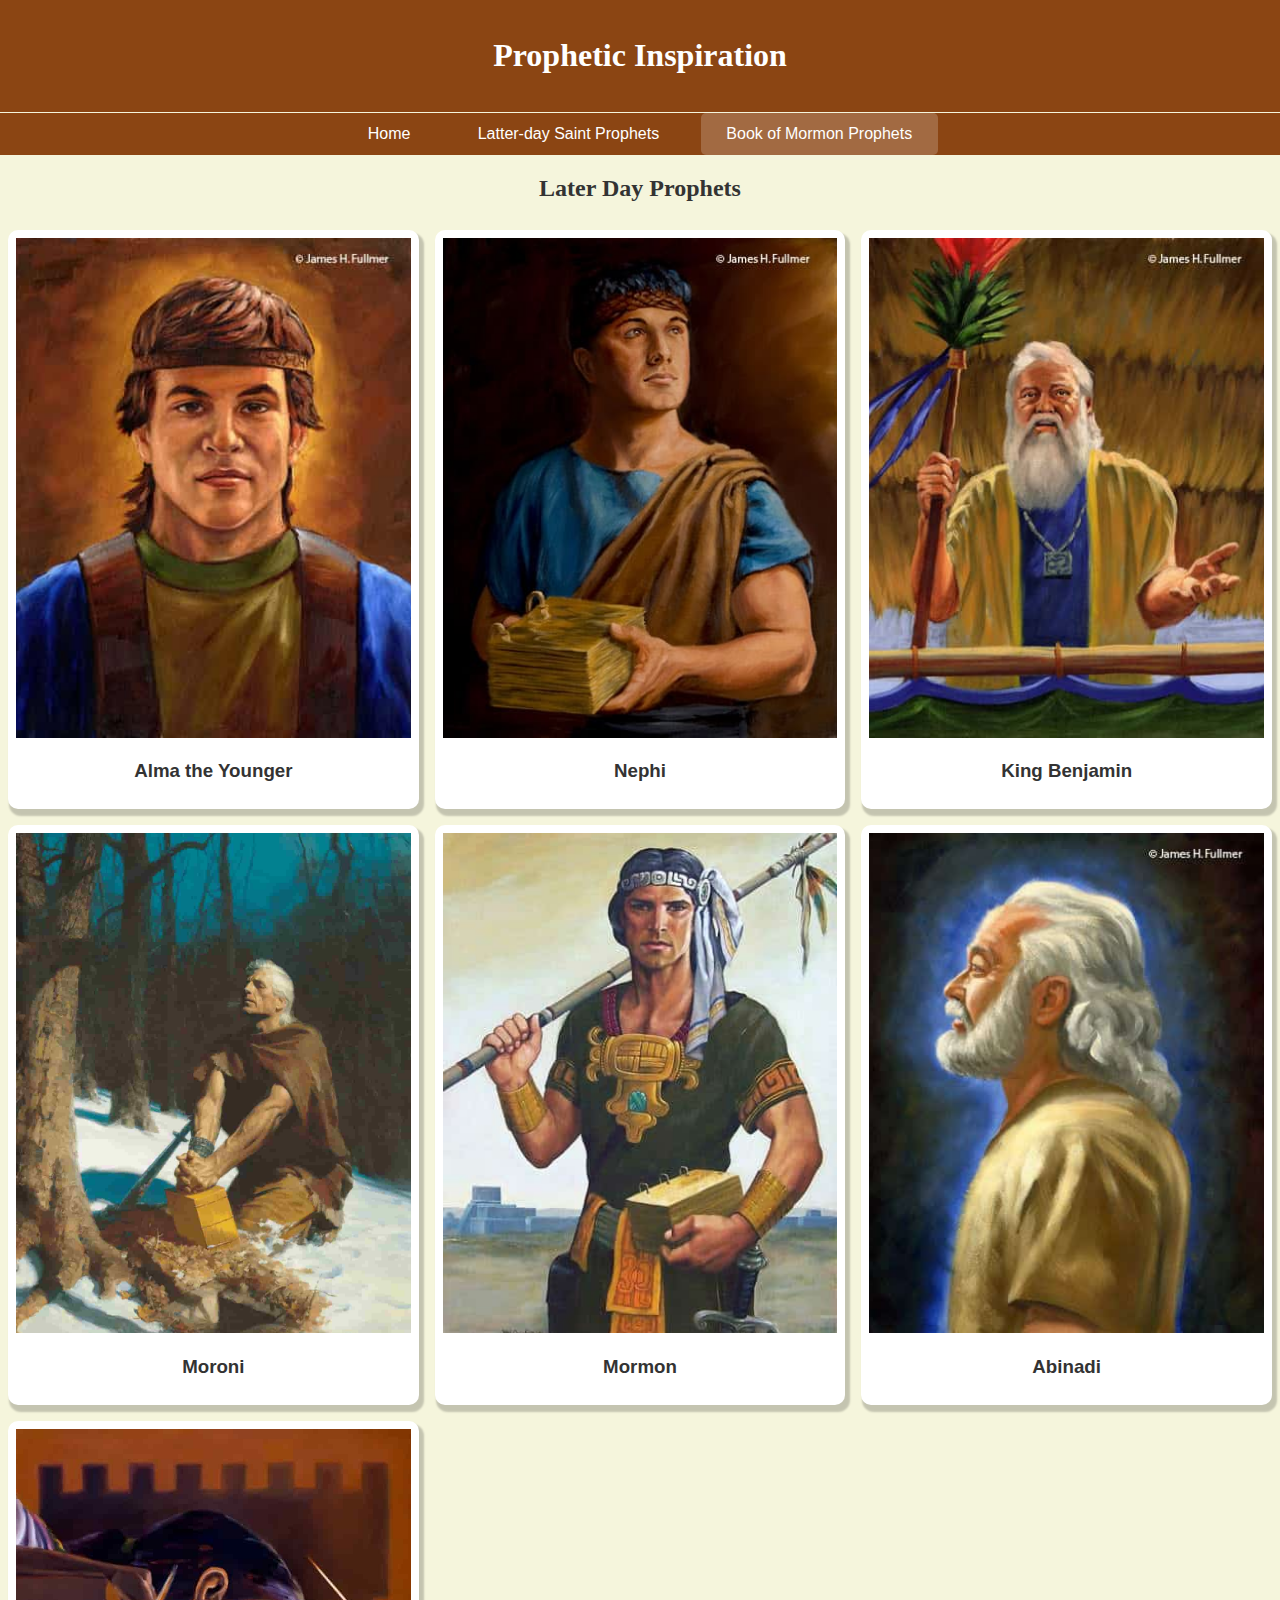
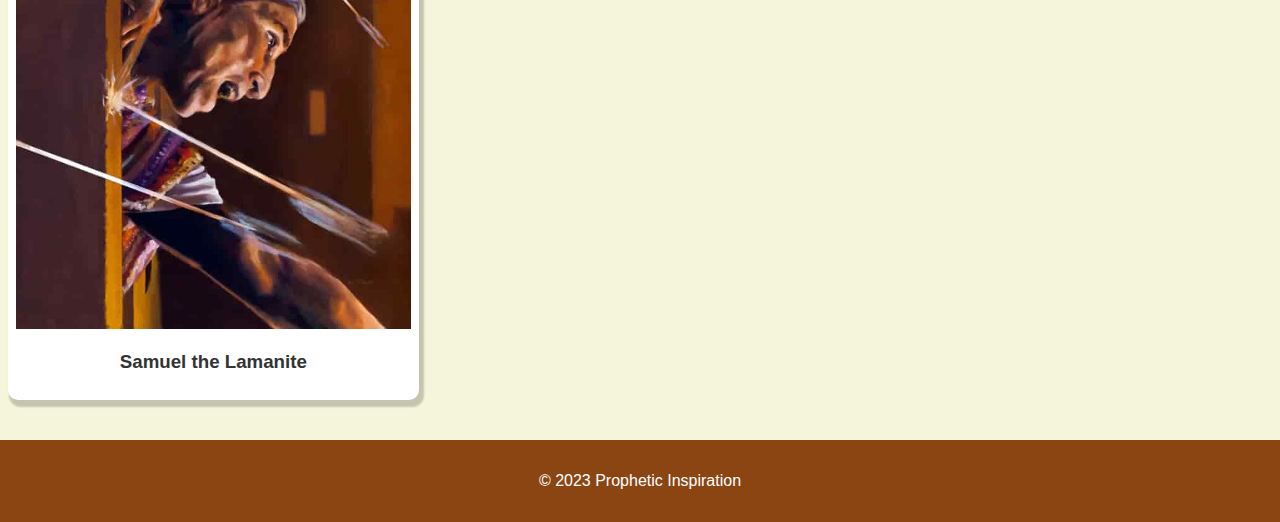
<file: project/book-of-mormon-prophets.html>
<!DOCTYPE html>
<html lang="en">
	<head>
		<meta charset="UTF-8">
		<meta name="viewport" content="width=device-width, initial-scale=1.0">
		<title>Prophetic Inspiration - Home</title>
		<link rel="stylesheet" href="styles/shared.css">
		<link rel="stylesheet" href="styles/shared-large.css">
		<link rel="stylesheet" href="styles/lds-prophets.css">
		<link rel="stylesheet" href="styles/lds-prophets-large.css">
	</head>
	<body>
		<header>
			<h1>Prophetic Inspiration</h1>
			<button id="menuToggle" aria-label="Toggle Menu"></button>
		</header>
		<nav>
			<ul id="navigation">
				<li><a href="index.html">Home</a></li>
				<li>
					<a href="lds-prophets.html">Latter-day Saint Prophets</a>
				</li>
				<li class="currentMenuItem">
					<a href="book-of-mormon-prophets.html">Book of Mormon Prophets</a>
				</li>
			</ul>
		</nav>
		<main>
			<section id="featured-prophets">
				<h2>Later Day Prophets</h2>
				<div id="prophet-cards"></div>
			</section>
			<div id="quote-modal" class="modal">
				<div class="modal-content">
					<span class="close-button">&times;</span>
					<p id="modal-quote"></p>
					<p id="modal-source"></p>
				</div>
			</div>
		</main>
		<footer>
			<p>&copy; 2023 Prophetic Inspiration</p>
		</footer>
		<script type="module" src="scripts/script.js"></script>
		<script type="module" src="scripts/bom-prophets.js"></script>
	</body>
</html>
</file>
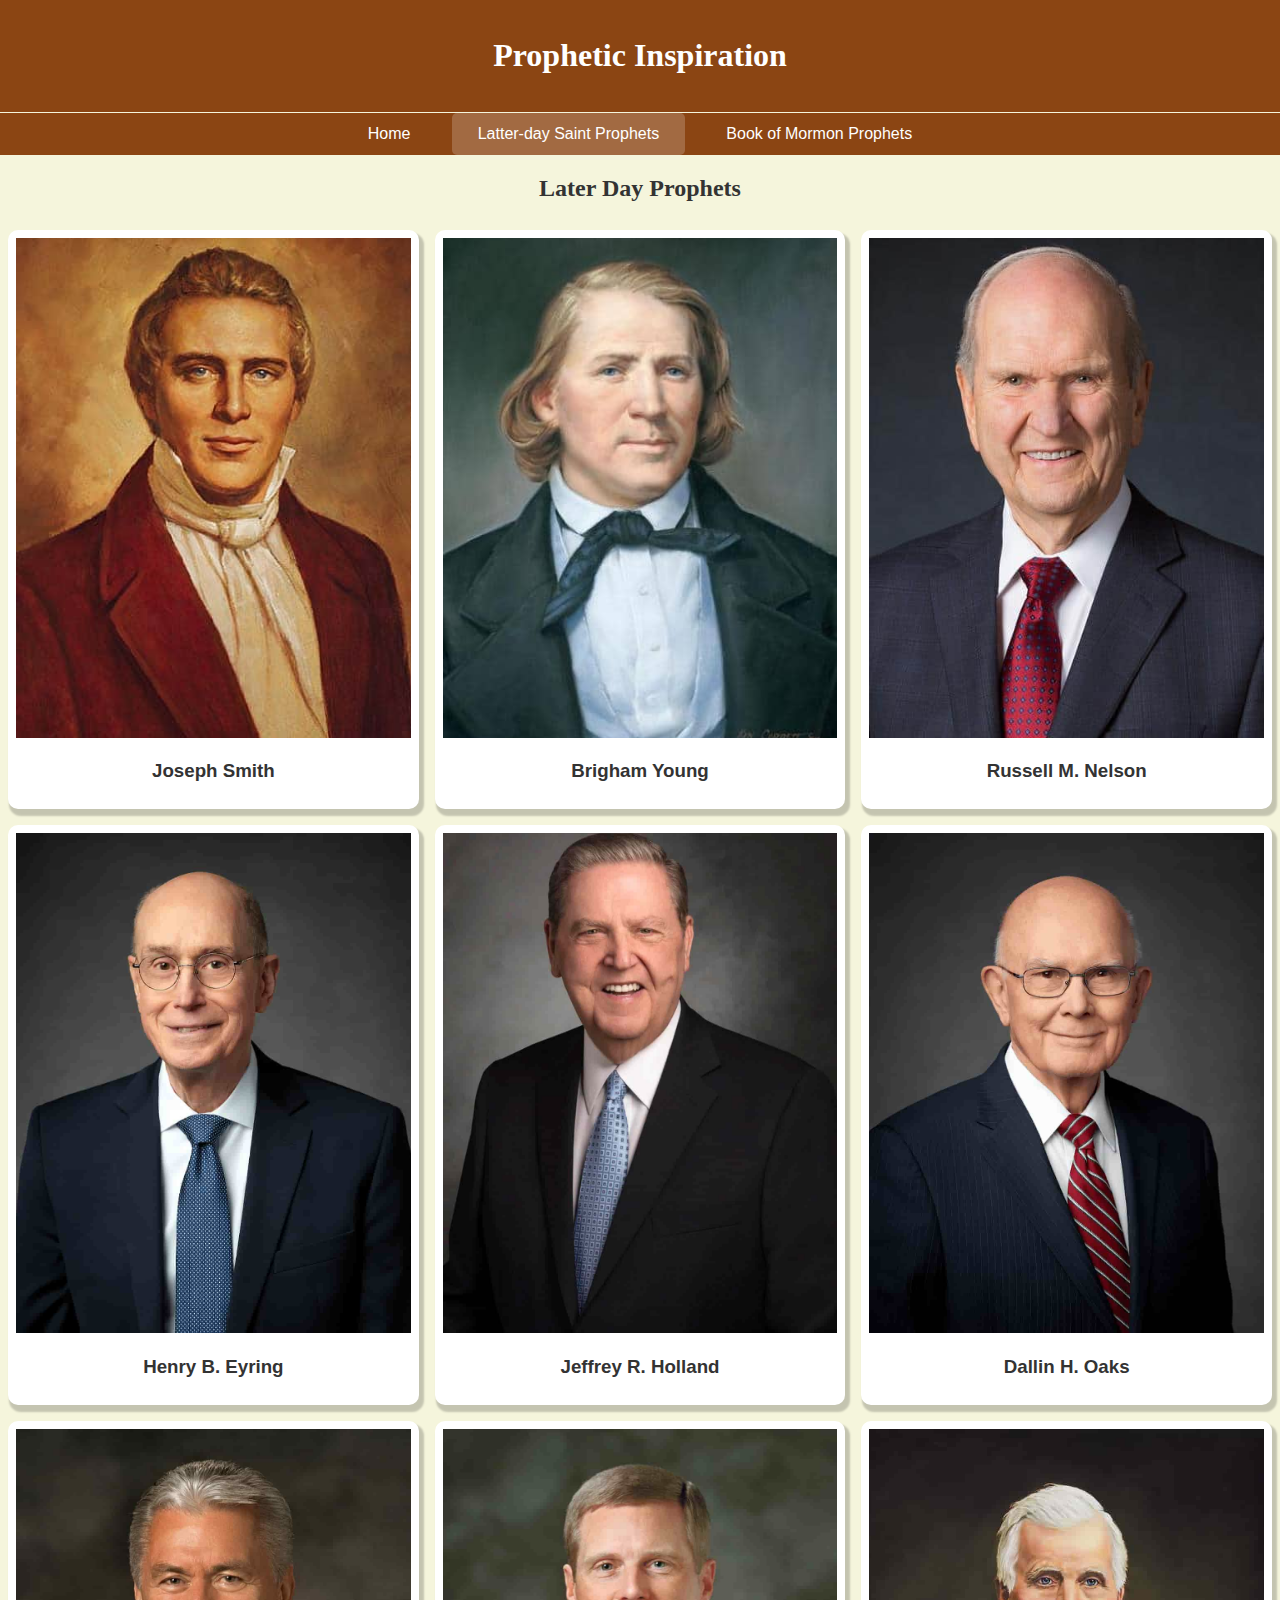
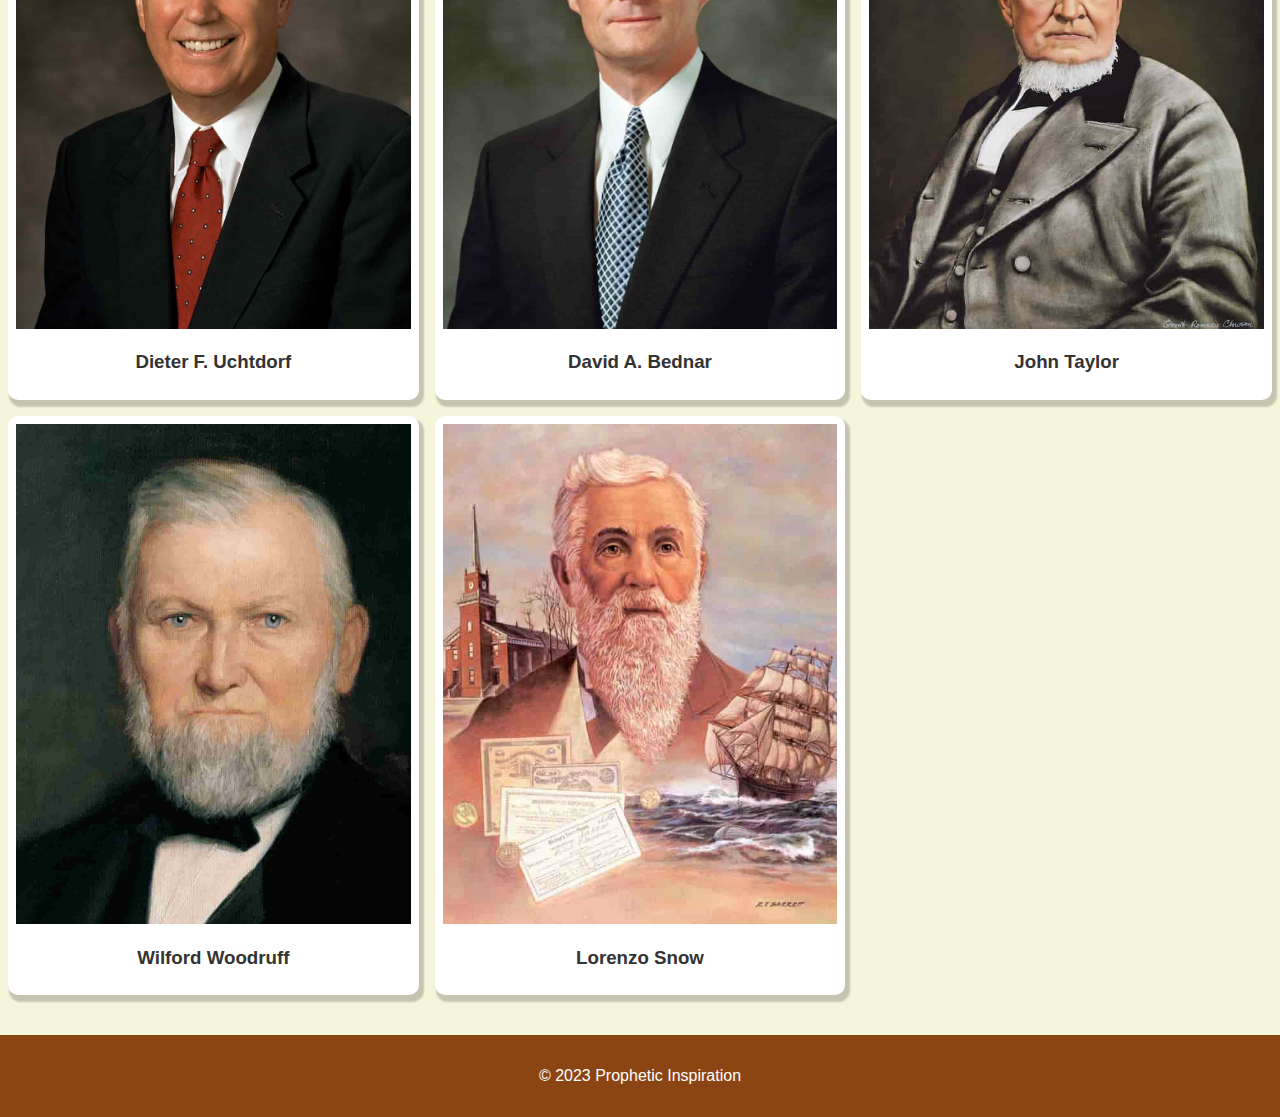
<file: project/lds-prophets.html>
<!DOCTYPE html>
<html lang="en">
	<head>
		<meta charset="UTF-8">
		<meta name="viewport" content="width=device-width, initial-scale=1.0">
		<title>Prophetic Inspiration - Home</title>
		<link rel="stylesheet" href="styles/shared.css">
		<link rel="stylesheet" href="styles/shared-large.css">
		<link rel="stylesheet" href="styles/lds-prophets.css">
		<link rel="stylesheet" href="styles/lds-prophets-large.css">
	</head>
	<body>
		<header>
			<h1>Prophetic Inspiration</h1>
			<button id="menuToggle" aria-label="Toggle Menu"></button>
		</header>
		<nav>
			<ul id="navigation">
				<li><a href="index.html">Home</a></li>
				<li class="currentMenuItem">
					<a href="lds-prophets.html">Latter-day Saint Prophets</a>
				</li>
				<li>
					<a href="book-of-mormon-prophets.html">Book of Mormon Prophets</a>
				</li>
			</ul>
		</nav>
		<main>
			<section id="featured-prophets">
				<h2>Later Day Prophets</h2>
				<div id="prophet-cards"></div>
			</section>
			<div id="quote-modal" class="modal">
				<div class="modal-content">
					<span class="close-button">&times;</span>
					<p id="modal-quote"></p>
					<p id="modal-source"></p>
				</div>
			</div>
		</main>
		<footer>
			<p>&copy; 2023 Prophetic Inspiration</p>
		</footer>
		<script type="module" src="scripts/script.js"></script>
		<script type="module" src="scripts/lds-prophets.js"></script>
	</body>
</html>
</file>
<file: styles/styles.css>
* {
	font-family: "Roboto", sans-serif;
}

body {
	line-height: 1.6;
	color: #333;
	background-color: #f9f9f9;
}

header {
	background: #1f5300;
	color: white;
	padding: 1rem 0;
	text-align: center;
	position: relative;
}

#menu {
	display: block;
	padding: 0.5rem 1rem;
	font-size: 2rem;
	font-weight: 700;
	text-decoration: none;
	padding: 0.5rem 0.75rem;
	color: #fff;
	position: absolute;
	top: 30%;
	right: 1rem;
	cursor: pointer;
}

#menu::before {
	content: "≡";
}
#menu.show::before {
	content: "X";
}

#navigation {
	display: none;
	margin: 0 auto;
	max-width: 760px;
	padding: 0;
	list-style: none;
}

#navigation.show {
	display: block;
}

#navigation li {
	display: none;
}

#navigation.show li {
	display: block;
}

#navigation a {
	display: block;
	padding: 1rem;
	text-align: center;
	color: white;
	text-decoration: none;
	transition: background-color 0.3s ease;
}

#navigation a:hover,
#navigation a.active {
	background: #333;
}

#courseCards {
	display: grid;
	grid-template-columns: repeat(1, 1fr);
	gap: 1rem;
}

.courseCard {
	border: 1px solid #ddd;
	padding: 1rem;
	border-radius: 5px;
	background: #fff;
	flex: 1 1 calc(33.333% - 1rem);
	box-sizing: border-box;
}

.courseCard.completed {
	background-color: #d4edda;
	border-color: #c3e6cb;
}

#courseFilters button {
	margin: 0.5rem;
	padding: 0.5rem 1rem;
	border: none;
	border-radius: 5px;
	background: #1f5300;
	color: white;
	cursor: pointer;
}

#courseFilters button:hover {
	background: #008f07;
}

footer {
	background: #111111;
	color: white;
	text-align: center;
	padding: 1rem 0;
	margin-top: 2rem;
}

@media (min-width: 768px) {
	#menu {
		display: none;
	}

	#navigation {
		display: flex;
		flex-direction: row;
		justify-content: space-around;
		align-items: center;
		padding: 1rem 0;
	}

	#navigation li {
		display: block;
		margin: 0 1rem;
	}

	#navigation a {
		padding: 0.5rem 1rem;
	}

	#navigation a:hover {
		background: #333;
		border-radius: 4px;
	}

	#courseCards {
		display: grid;
		grid-template-columns: repeat(3, 1fr);
		gap: 1rem;
	}
}

main {
	padding: 1rem;
	max-width: 800px;
	margin: auto;
	background: white;
	box-shadow: 0 4px 8px rgba(0, 0, 0, 0.1);
}

section {
	margin-bottom: 2rem;
}
</file>
<file: chamber/styles/home.css>
body {
	font-family: "Roboto", sans-serif;
	margin: 0;
	padding: 0;
}

header,
footer {
	background-color: #0e0e0e;
	color: white;
	text-align: center;
	padding: 1rem;
	display: flex;
	justify-content: space-between;
}

.chamberName {
	display: flex;
	flex-direction: column;
	justify-content: center;
	margin: 0 2rem;
	text-align: left;
}
.tradeMark {
	margin: 0 0 10px 0;
	font-size: 40px;
}
.sub {
	font-size: medium;
	margin: 0;
}

#menuToggle::before {
	content: "☰";
}

#menuToggle {
	font-size: 2rem;
	background: none;
	border: none;
	color: white;
	cursor: pointer;
	width: 100%;
	text-align: right;
	padding: 0.25rem 2vw;
}

#navigation {
	margin: 0;
	padding-left: 0px;
	background-color: #1d1d1d;
}

#navigation li {
	display: block;
}

#navigation li a {
	display: block;
	padding: 0.75rem 2vw;
	color: white;
	text-decoration: none;
	cursor: pointer;
}

.currentMenuItem a {
	background-color: rgba(256, 256, 256, 0.2);
}

.list-item {
	width: 100%;
}

ul {
	display: none;
	list-style-type: none;
}

#menuToggle.open::before {
	content: "X";
}

#navigation.open {
	display: block;
}

.currentMenuItem a {
	background-color: rgba(256, 256, 256, 0.2);
}

#hero {
	background-image: url("../images/hero-img.jpg");
	background-size: cover;
	background-position: center;
	height: 13rem;
	display: flex;
	justify-content: flex-end;
	align-items: flex-end;
}

.hero-btn {
	background-color: #000000;
	padding: 0.5rem 1rem;
	margin: 1rem;
	border: none;
	border-radius: 5px;
	cursor: pointer;
	box-shadow: #7342aa 0px 0px 20px;
}

.hero-btn > a {
	color: rgb(255, 255, 255);
	text-decoration: none;
}

.hero-btn:hover {
	background-color: #7342aa;
}

#title-pg {
	font-size: 35px;
}

#events,
#weather,
#weather-forecast {
	margin: 1rem;
	background-color: #e4e4e4;
	min-height: 10rem;
}

#events h2,
#weather h2,
#weather-forecast h2 {
	background-color: black;
	color: white;
	text-align: center;
	padding: 0.3rem;
	font-weight: 200;
	margin: 0;
}

.spotlight-card {
	margin: 1rem;
	background-color: rgb(212, 212, 212);
	border-radius: 15px;
}

.title-spotlight {
	text-align: center;
	padding: 0.2rem;
	border-bottom: solid 1px black;
}

.title-spotlight h2,
.title-spotlight p {
	margin: 0.4rem;
	font-weight: 300;
}

.spotlight-content > img {
	width: 35%;
}

.spotlight-content {
	padding: 1rem;
	display: flex;
	justify-content: space-between;
}

aside > p {
	font-weight: 600;
}

aside > p > span {
	font-weight: 300;
}

#weather-data > div > p {
	margin: 0.5rem;
}

#weather-data > img {
	width: 45%;
	height: auto;
}

#weather-data {
	display: flex;
	padding: 1rem 0;
}

#forecast-data {
	padding: 1rem;
}

#forecast-data > p {
	font-size: 20px;
}
</file>
<file: chamber/styles/home-large.css>
@media only screen and (min-width: 38rem) {
	#menuToggle {
		display: none;
	}
	#navigation,
	#navigation.open {
		display: flex;
		justify-content: center;
	}

	#navigation li a:hover {
		background-color: rgba(255, 255, 255, 0.1);
	}

	.img-cards {
		width: 200px;
	}

	main {
		padding: 0 6rem;
	}

	.hero-btn {
		margin: 2rem;
	}

	#hero {
		height: 25rem;
	}

	.cards1 {
		display: grid;
		grid-template-columns: 2fr 1fr 1fr;
	}

	#spotlights {
		display: grid;
		grid-template-columns: 1fr 1fr 1fr;
	}

	footer {
		margin-top: 2rem;
	}
}
</file>
<file: project/styles/shared.css>
body {
	font-family: Arial, sans-serif;
	margin: 0;
	padding: 0;
	background-color: #f5f5dc; /* Secondary Color */
	color: #333; /* Darker text for better contrast */
}

header {
	background-color: #8b4513; /* Primary Color */
	color: white;
	padding: 1rem 0;
	text-align: center; /* Center the header content */
}

nav a {
	color: white;
	text-decoration: none;
	padding: 0.5rem 1rem;
	margin: 0 0.5rem;
	border-radius: 5px; /* Add rounded corners */
	transition: background-color 0.3s ease; /* Smooth transition for hover effect */
}

nav a:hover {
	background-color: rgba(
		255,
		255,
		255,
		0.2
	); /* Slightly transparent white on hover */
}

h1,
h2 {
	font-family: Georgia, serif;
	text-align: center; /* Center the headings */
}

footer {
	background-color: #8b4513; /* Primary Color */
	color: white;
	text-align: center;
	padding: 1rem 0;
	position: relative; /* Needed for sticky footer */
	bottom: 0;
	width: 100%;
}

#menuToggle::before {
	content: "☰";
}

#menuToggle {
	font-size: 2rem;
	background: none;
	border: none;
	color: white;
	cursor: pointer;
	width: 100%;
	text-align: right;
	padding: 0.25rem 2vw;
}

nav {
	background-color: #8b4513;
	margin-top: 1px;
	display: flex;
	justify-content: center;
}

#navigation {
	margin: 0;
	padding-left: 0px;
	width: 100%;
}

#navigation li {
	display: block;
}

#navigation li a {
	display: block;
	padding: 0.75rem 2vw;
	color: white;
	text-decoration: none;
	cursor: pointer;
}

.currentMenuItem a {
	background-color: rgba(255, 255, 255, 0.2);
}

.list-item {
	width: 100%;
}

ul {
	display: none;
	list-style-type: none;
}

#menuToggle.open::before {
	content: "X";
}

#navigation.open {
	display: block;
}

.currentMenuItem a {
	background-color: rgba(255 255, 255, 0.2);
}

.modal {
	display: none;
	position: fixed;
	z-index: 1;
	left: 0;
	top: 0;
	width: 100%;
	height: 100%;
	overflow: auto;
	background-color: rgba(0, 0, 0, 0.5);
}

.modal-content {
	background-color: #fefefe;
	margin: 25% auto;
	padding: 20px;
	border: 1px solid #888;
	width: 60%; /* Could be more or less */
	max-width: 600px; /* Limit the maximum width */
	border-radius: 5px;
	position: relative; /* For positioning the close button */
}
#modal-quote {
	font-weight: 700;
	font-size: large;
}

#modal-source {
	font-size: smaller;
}

.close-button {
	color: #aaa;
	float: right;
	font-size: 28px;
	font-weight: bold;
	cursor: pointer;
	position: absolute; /* Position the close button */
	top: 10px;
	right: 15px;
}

.close-button:hover,
.close-button:focus {
	color: black;
	text-decoration: none;
	cursor: pointer;
}
</file>
<file: project/styles/shared-large.css>
@media only screen and (min-width: 38rem) {
	#menuToggle {
		display: none;
	}
	#navigation,
	#navigation.open {
		display: flex;
		justify-content: center;
	}

	header {
		display: flex;
		justify-content: center;
	}

	#navigation li a:hover {
		background-color: rgba(255, 255, 255, 0.1);
	}

	footer {
		margin-top: 2rem;
	}
}
</file>
<file: project/styles/index.css>
#featured-prophets {
	display: flex;
	flex-wrap: wrap;
	justify-content: center;
	gap: 20px; /* Space between cards */
}

.prophet-card {
	border: 1px solid #ddd;
	padding: 10px;
	border-radius: 8px;
	text-align: center; /* Center image and text within card */
	cursor: pointer;
	transition: transform 0.2s ease, box-shadow 0.2s ease; /* Smooth hover effect */
	background-color: white; /* Card background */
	margin: 1rem;
	box-shadow: 2px 2px 5px rgba(0, 0, 0, 0.1); /* Subtle shadow */
	max-width: 550px;
}

.latter-day-prophet-card,
.bom-prophet-card {
	display: flex;
	justify-content: space-around;
	gap: 20px;
}

.grid-item {
	display: flex;
	flex-direction: column;
	align-items: center;
	justify-content: center;
	justify-items: center;
	max-width: 80%;
}

.source {
	font-size: smaller;
	margin-top: 5px;
}

.prophet-card img {
	max-width: 150px; /* Image width */
	height: auto;
	object-fit: cover; /* Maintain aspect ratio and cover container */
	margin-bottom: 10px;
}

.prophet-card h3 {
	margin: 0;
	font-size: 1.2rem;
	color: #8b4513;
}

.prophet-card:hover {
	transform: translateY(-5px); /* Move card up slightly on hover */
	box-shadow: 4px 4px 8px rgba(0, 0, 0, 0.15); /* More prominent shadow */
}

#topic-filters {
	margin-top: 20px;
	text-align: center; /* Center the buttons */
}

#filter-buttons {
	display: flex;
	flex-wrap: wrap;
	justify-content: center;
	gap: 10px;
}

#filter-buttons button {
	background-color: #8b4513; /* Primary Color */
	color: white;
	border: none;
	padding: 0.5rem 1rem;
	border-radius: 5px;
	cursor: pointer;
	transition: background-color 0.3s ease;
}

#filter-buttons button:hover {
	background-color: #a0522d; /* Darker shade on hover */
}
</file>
<file: styles/prophets.css>
body {
	font-family: "Roboto", sans-serif;
	line-height: 1.6;
	color: #333;
	background-color: #f9f9f9;
	padding: 0 1rem;
}

header {
	background-color: #613217;
	color: #fff;
	padding: 1rem;
	text-align: center;
	border-radius: 8px;
	margin-bottom: 1rem;
}

header h1 {
	font-size: 2rem;
}

main {
	max-width: 1200px;
	margin: 0 auto;
	display: flex;
	flex-wrap: wrap;
	gap: 1rem;
	justify-content: center;
}

#cards {
	display: flex;
	flex-wrap: wrap;
	gap: 1rem;
	justify-content: center;
}

section.card {
	background-color: #fff;
	border: 1px solid #ddd;
	border-radius: 8px;
	overflow: hidden;
	box-shadow: 0 4px 8px rgba(0, 0, 0, 0.1);
	width: 300px;
	text-align: center;
	transition: transform 0.3s, box-shadow 0.3s;
}

section.card:hover {
	transform: translateY(-5px);
	box-shadow: 0 8px 16px rgba(0, 0, 0, 0.2);
}

section.card img {
	width: 100%;
	border-bottom: 1px solid #ddd;
}

section.card h2 {
	font-size: 1.5rem;
	margin: 0.5rem 0;
	color: #551d0c;
}

section.card div {
	padding: 1rem;
}

section.card div h3 {
	font-size: 1.2rem;
	margin-bottom: 0.5rem;
}

section.card div p {
	margin-bottom: 0.5rem;
	color: #555;
}

footer {
	text-align: center;
	background-color: #613217;
	color: white;
	padding: 1rem;
	margin-top: 2rem;
	border-radius: 8px;
}
</file>
<file: styles/site-plan.css>
:root {
	--primary-color: #8b4513;
	--secondary-color: #f5f5dc;
}

body {
	font-family: Arial, sans-serif;
	background-color: var(--secondary-color);
	color: #333;
	padding: 20px;
}
h1,
h2 {
	font-family: Georgia, "Times New Roman", Times, serif;
	color: var(--primary-color);
}
.container {
	max-width: 800px;
	margin: auto;
}
#cards {
	display: flex;
	justify-content: space-evenly;
	flex-wrap: wrap;
	gap: 0.5rem;
}

.card {
	padding: 1rem;
	box-shadow: 0 0 10px rgba(0, 0, 0, 0.1);
	border-radius: 15px;
	background-color: #fffff7;
}
</file>
<file: styles/temples.css>
/* Global Styles */
* {
	box-sizing: border-box;
	font-family: "Roboto", sans-serif;
}

body {
	margin: 0;
	padding: 0;
	background-color: #f9f9f9;
	color: #333;
}

header {
	background-color: #326275;
	color: white;
	padding: 1rem;
	text-align: center;
	position: relative;
}

#navigation {
	list-style: none;
	padding: 0;
	text-align: center;
	display: flex;
	justify-content: center;
	gap: 2rem;
}

#navigation li {
	cursor: pointer;
}

#navigation li:hover {
	text-decoration: underline;
	color: antiquewhite;
}

#navigation li a {
	color: white;
	text-decoration: none;
	font-size: 1.1rem;
}

#templeCards {
	display: grid;
	grid-template-columns: 1fr;
	gap: 1rem;
	padding: 1rem;
	justify-items: center;
}

.templeCard {
	background-color: white;
	border: 1px solid #ddd;
	border-radius: 8px;
	overflow: hidden;
	width: 100%;
	box-shadow: 0 4px 8px rgba(0, 0, 0, 0.1);
	transition: transform 0.3s;
}

.templeCard:hover {
	transform: translateY(-5px);
}

.templeImage {
	width: 100%;
	height: 300px;
	display: block;
	object-fit: cover;
}

.templeCard div {
	padding: 1.5rem;
}

footer {
	background-color: #333;
	color: white;
	text-align: center;
	padding: 1rem;
	margin-top: 2rem;
}

footer p {
	margin: 0;
}

#title {
	text-align: center;
	margin-top: 2rem;
	font-size: 2rem;
	color: #333;
}

#menuToggle {
	display: none;
	background: none;
	border: none;
	color: white;
	font-size: 2rem;
	cursor: pointer;
	position: absolute;
	top: 30%;
	right: 1rem;
	z-index: 1001;
}

#navigation.active {
	display: none; /* Hacer visible el menú */
}
</file>
<file: styles/temples-large.css>
@media (max-width: 799px) {
	#menuToggle {
		display: block;
	}

	#navigation {
		display: none;
		flex-direction: column;
		position: absolute;
		top: 90%;
		left: 0;
		width: 100%;
		background-color: #326275;
		padding: 1rem 0;
		gap: 1rem;
	}

	#navigation.active {
		display: flex; /* Se muestra cuando está activo */
	}

	#navigation li {
		margin: 0;
		padding: 0.5rem 0;
	}
}

@media (min-width: 800px) {
	#templeCards {
		grid-template-columns: repeat(3, 1fr);
	}

	#navigation {
		display: flex; /* Siempre visible en desktop */
	}

	/* #navigation li {
		margin: 1rem 0;
	}

	#menuToggle {
		display: none;
		background: none;
		border: none;
		color: white;
		font-size: 2rem;
		cursor: pointer;
		position: absolute;
		top: 1rem;
		right: 1rem;
	}

	#menuToggle:hover {
		color: #f9f9f9;
	}

	#menuToggle.active + #navigation {
		display: flex;
	} */
}
</file>
<file: chamber/styles/directory.css>
body {
  font-family: "Roboto", sans-serif;
  margin: 0;
  padding: 0;
}

header,
footer {
  background-color: #0e0e0e;
  color: white;
  text-align: center;
  padding: 1rem;
  display: flex;
  justify-content: space-between;
}

.chamberName {
  display: flex;
  flex-direction: column;
  justify-content: center;
  margin: 0 2rem;
  text-align: left;
}
.tradeMark {
  margin: 0 0 10px 0;
  font-size: 40px;
}
.sub {
  font-size: medium;
  margin: 0;
}

#menuToggle::before {
  content: "☰";
}

#menuToggle {
  font-size: 2rem;
  background: none;
  border: none;
  color: white;
  cursor: pointer;
  width: 100%;
  text-align: right;
  padding: 0.25rem 2vw;
}

#navigation {
  margin: 0;
  padding-left: 0px;
  background-color: #1d1d1d;
}

#navigation li {
  display: block;
}

#navigation li a {
  display: block;
  padding: 0.75rem 2vw;
  color: white;
  text-decoration: none;
  cursor: pointer;
}

.currentMenuItem a {
  background-color: rgba(256, 256, 256, 0.2);
}

ul {
  display: none;
  list-style-type: none;
}

#menuToggle.open::before {
  content: "X";
}

#navigation.open {
  display: block;
}

.img-cards {
  width: 100px;
}

#directoryCards {
  display: flex;
  flex-wrap: wrap;
  gap: 1rem;
  padding: 1rem;
  justify-content: center;
}

.card,
.list-item {
  border: 1px solid #ccc;
  padding: 1rem;
  border-radius: 8px;
  display: grid;
  justify-content: center;
  box-shadow: 2px 2px 15px 2px rgba(0, 0, 0, 0.2);
}

.card {
  width: calc(33% - 2rem);
}

.list-item {
  width: 100%;
}

#filterToggle {
  background: none;
  border: none;
  color: rgb(76, 0, 121);
  cursor: pointer;
  width: 100%;
  text-align: right;
  padding: 0.5rem 5.5vw;
}

#toggleIcon {
  font-size: 27px;
}
</file>
<file: chamber/styles/directory-large.css>
@media only screen and (min-width: 38rem) {
  #menuToggle {
    display: none;
  }
  #navigation,
  #navigation.open {
    display: flex;
    justify-content: center;
  }

  #navigation li a:hover {
    background-color: rgba(255, 255, 255, 0.1);
  }

  .img-cards {
    width: 200px;
  }
}
</file>
<file: chamber/styles/discover.css>
body {
  font-family: "Roboto", sans-serif;
  margin: 0;
  padding: 0;
}

header,
footer {
  background-color: #0e0e0e;
  color: white;
  text-align: center;
  padding: 1rem;
  display: flex;
  justify-content: space-between;
}

.chamberName {
  display: flex;
  flex-direction: column;
  justify-content: center;
  margin: 0 2rem;
  text-align: left;
}
.tradeMark {
  margin: 0 0 10px 0;
  font-size: 40px;
}
.sub {
  font-size: medium;
  margin: 0;
}

#menuToggle::before {
  content: "☰";
}

#menuToggle {
  font-size: 2rem;
  background: none;
  border: none;
  color: white;
  cursor: pointer;
  width: 100%;
  text-align: right;
  padding: 0.25rem 2vw;
}

#navigation {
  margin: 0;
  padding-left: 0px;
  background-color: #1d1d1d;
}

#navigation li {
  display: block;
}

#navigation li a {
  display: block;
  padding: 0.75rem 2vw;
  color: white;
  text-decoration: none;
  cursor: pointer;
}

.currentMenuItem a {
  background-color: rgba(256, 256, 256, 0.2);
}

ul {
  display: none;
  list-style-type: none;
}

#menuToggle.open::before {
  content: "X";
}

#navigation.open {
  display: block;
}

.card-gallery {
  display: grid;
  padding: 16px;
}
.card {
  border: 1px solid #ddd;
  padding: 16px;
  background: #fff;
}
.card img {
  width: 100%;
  height: auto;
  transition: transform 0.3s ease;
}
.card:hover img {
  transform: scale(1.05);
}

#discover-grid {
  display: grid;
  grid-template-areas:
    "hero"
    "sidebar"
    "gallery";
  grid-gap: 1em;
}

.hero {
  grid-area: hero;
  background-color: #e0e0e0;
  padding: 1.5em;
  text-align: center;
}

.sidebar {
  grid-area: sidebar;
  background-color: #f0f0f0;
  padding: 1em;
}

.card-gallery {
  grid-area: gallery;
  display: grid;
  grid-template-columns: 1fr;
  grid-gap: 1em;
}

.card {
  background-color: white;
  border: 1px solid #ccc;
  border-radius: 8px;
  padding: 1em;
  text-align: center;
  box-shadow: #808080 0px 0px 20px;
}

.card figure {
  margin: 0;
}

.card img {
  max-width: 100%;
  height: auto;
  border-radius: 4px;
  display: block;
  margin: 0 auto 10px;
}

.card h2 {
  margin-bottom: 0.5em;
  color: #4b0a79;
}

.card address {
  font-style: normal;
  margin-bottom: 0.75em;
  font-size: smaller;
  font-weight: 300;
}

.card p {
  margin-bottom: 1em;
  font-size: 15px;
}

.card button {
  padding: 0.5em 1em;
  background-color: #4b0a79;
  color: white;
  border: none;
  border-radius: 5px;
  cursor: pointer;
}

.card button:hover {
  background-color: #7a00c6;
}
</file>
<file: chamber/styles/discover-medium.css>
@media (min-width: 641px) and (max-width: 1024px) {
  #discover-grid {
    grid-template-areas:
      "hero"
      "sidebar"
      "gallery";
  }

  .card-gallery {
    grid-template-columns: 1fr 1fr;
  }
}
</file>
<file: chamber/styles/discover-large.css>
@media only screen and (min-width: 1024px) {
  #menuToggle {
    display: none;
  }
  #navigation,
  #navigation.open {
    display: flex;
    justify-content: center;
  }

  #navigation li a:hover {
    background-color: rgba(255, 255, 255, 0.1);
  }

  .img-cards {
    width: 200px;
  }

  .card-gallery {
    display: grid;
    grid-template-columns: 1fr 1fr 1fr;
  }
}
</file>
<file: chamber/styles/join.css>
body {
	font-family: "Roboto", sans-serif;
	margin: 0;
	padding: 0;
}

header,
footer {
	background-color: #0e0e0e;
	color: white;
	text-align: center;
	padding: 1rem;
	display: flex;
	justify-content: space-between;
}

.chamberName {
	display: flex;
	flex-direction: column;
	justify-content: center;
	margin: 0 2rem;
	text-align: left;
}
.tradeMark {
	margin: 0 0 10px 0;
	font-size: 40px;
}
.sub {
	font-size: medium;
	margin: 0;
}

#menuToggle::before {
	content: "☰";
}

#menuToggle {
	font-size: 2rem;
	background: none;
	border: none;
	color: white;
	cursor: pointer;
	width: 100%;
	text-align: right;
	padding: 0.25rem 2vw;
}

#navigation {
	margin: 0;
	padding-left: 0px;
	background-color: #1d1d1d;
}

#navigation li {
	display: block;
}

#navigation li a {
	display: block;
	padding: 0.75rem 2vw;
	color: white;
	text-decoration: none;
	cursor: pointer;
}

.currentMenuItem a {
	background-color: rgba(256, 256, 256, 0.2);
}

ul {
	display: none;
	list-style-type: none;
}

#menuToggle.open::before {
	content: "X";
}

#navigation.open {
	display: block;
}

.join-main {
	padding: 1rem;
}

.form-container {
	display: grid;
	gap: 2rem;
}

form {
	display: grid;
	gap: 1rem;
}

fieldset {
	border: 1px solid #ccc;
	padding: 1rem;
}

label {
	display: block;
	margin-bottom: 1rem;
}

input,
select,
textarea {
	width: 100%;
	padding: 0.5rem 0;
}

.membership-cards {
	display: grid;
	gap: 1rem;
	align-items: center;
}

.membership-modal {
	width: 90%;
	max-width: 500px;
	border: none;
	border-radius: 10px;
	padding: 20px;
	background: #fff;
	box-shadow: 0 10px 30px rgba(0, 0, 0, 0.3);
	text-align: center;
	font-family: "Roboto", sans-serif;
}

.modal-header {
	display: flex;
	justify-content: space-between;
	align-items: center;
	border-bottom: 2px solid #ddd;
	padding-bottom: 10px;
	margin-bottom: 10px;
}

.modal-header h3 {
	font-size: 1.5rem;
	color: #333;
}

.close-modal {
	background: none;
	border: none;
	font-size: 1.5rem;
	cursor: pointer;
	color: #888;
}

.close-modal:hover {
	color: #000;
}

.modal-content ul {
	list-style: none;
	padding: 0;
	text-align: left;
}

.modal-content ul li {
	font-size: 1.1rem;
	margin: 10px 0;
	padding: 5px 0;
	border-left: 4px solid #6200ff;
	padding-left: 10px;
}

.membership-modal[open] {
	animation: fadeIn 0.6s ease-in-out;
}

@keyframes fadeIn {
	from {
		opacity: 0;
		transform: translateY(-20px);
	}
	to {
		opacity: 1;
		transform: translateY(0);
	}
}

.card {
	padding: 1rem;
	border-radius: 8px;
	box-shadow: 0 2px 6px rgba(0, 0, 0, 0.2);
	text-align: center;
	margin: 1rem;
}

.animate-card {
	animation: slideUp 0.8s ease-out;
}

@keyframes slideUp {
	from {
		opacity: 0;
		transform: translateY(20px);
	}
	to {
		opacity: 1;
		transform: translateY(0);
	}
}

dialog {
	border: 1px solid rgba(0, 0, 0, 0.1);
	border-radius: 8px;
	padding: 1rem;

	background-color: #fff;
	box-shadow: 0 0 3rem #777;
	width: 90%;
	max-width: 600px;
}

.ul-info {
	display: inline;
}

::backdrop {
	background-color: rgba(0, 0, 0, 0.5);
}

dialog button {
	position: absolute;
	top: 23px;
	right: 23px;
	padding: 0.5rem 1rem;
	border: 1px solid rgba(0, 0, 0, 0.1);
}
</file>
<file: chamber/styles/join-large.css>
@media (min-width: 768px) {
  .form-container {
    grid-template-columns: 2fr 1fr;
  }

  fieldset {
    padding: 1rem 3rem;
  }
  #menuToggle {
    display: none;
  }
  #navigation,
  #navigation.open {
    display: flex;
    justify-content: center;
  }

  #navigation li a:hover {
    background-color: rgba(255, 255, 255, 0.1);
  }

  .img-cards {
    width: 200px;
  }
}
</file>
<file: project/styles/lds-prophets.css>
.card {
	background-color: rgb(255, 255, 255);
	padding: 0.5rem;
	margin: 0.5rem;
	text-align: center;
	border-radius: 10px;
	box-shadow: 3px 5px 2px 2px rgba(0, 0, 0, 0.2);
}

.card img {
	width: 100%;
}

.prophet-card {
	cursor: pointer;
}
</file>
<file: project/styles/lds-prophets-large.css>
@media only screen and (min-width: 38rem) {
	#prophet-cards {
		display: grid;
		grid-template-columns: 1fr 1fr 1fr;
		justify-content: center;
	}

	.card img {
		width: 100%;
		height: 500px; /* Ajusta la altura deseada */
		object-fit: cover;
	}
}
</file>
